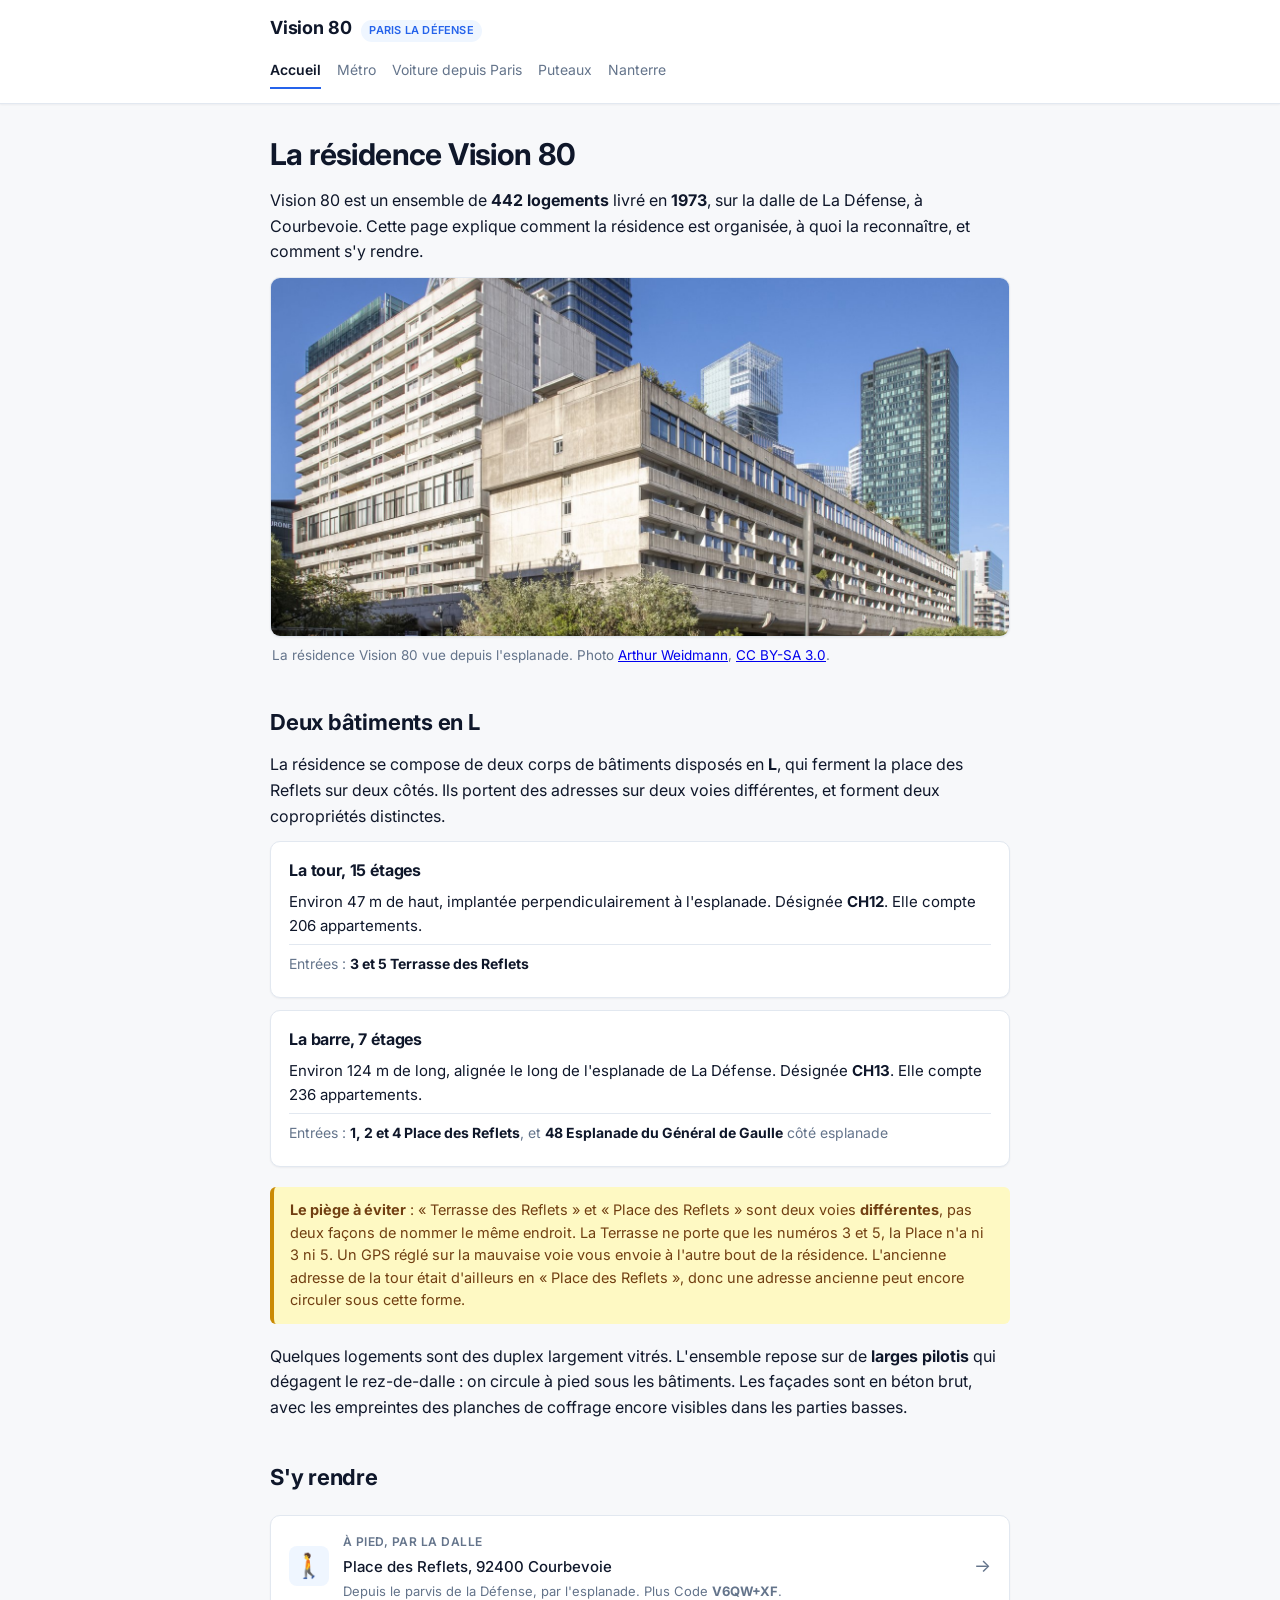
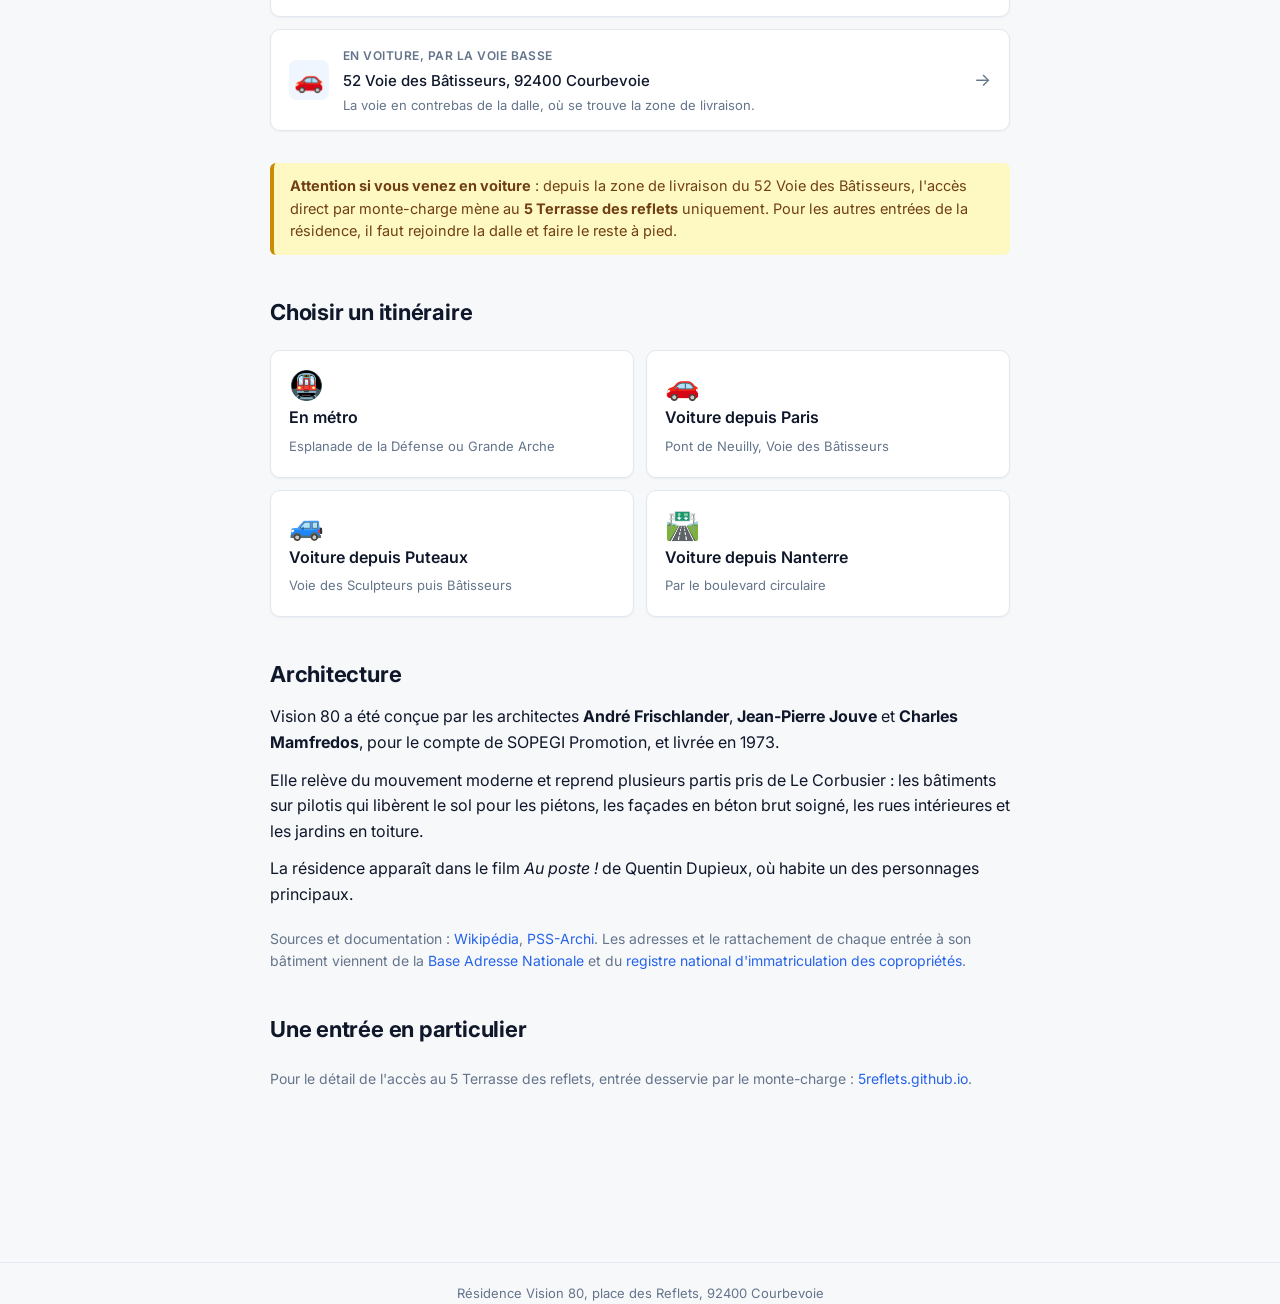
<file: index.html>
<!doctype html>
<html lang="fr">
<head>
<meta charset="utf-8">
<meta name="viewport" content="width=device-width, initial-scale=1">
<title>La résidence Vision 80, Paris La Défense</title>
<meta name="description" content="La résidence Vision 80 à Paris La Défense (Courbevoie) : comment elle est organisée, comment la reconnaître, et comment s'y rendre à pied, en métro ou en voiture.">
<link rel="preconnect" href="https://fonts.googleapis.com">
<link rel="preconnect" href="https://fonts.gstatic.com" crossorigin>
<link href="https://fonts.googleapis.com/css2?family=Inter:wght@400;500;600;700&display=swap" rel="stylesheet">
<link rel="stylesheet" href="style.css">
</head>
<body>

<header class="site-header">
  <div class="site-header-inner">
    <h1 class="site-title">
      <a href="index.html">Vision 80</a>
      <span class="badge">Paris La Défense</span>
    </h1>
    <nav class="tabs">
      <a href="index.html" class="active">Accueil</a>
      <a href="metro.html">Métro</a>
      <a href="voiture-paris.html">Voiture depuis Paris</a>
      <a href="voiture-puteaux.html">Puteaux</a>
      <a href="voiture-nanterre.html">Nanterre</a>
    </nav>
  </div>
</header>

<div class="container">

  <h1 class="page-title">La résidence Vision 80</h1>

  <p>Vision 80 est un ensemble de <strong>442 logements</strong> livré en <strong>1973</strong>, sur la dalle de La Défense, à Courbevoie. Cette page explique comment la résidence est organisée, à quoi la reconnaître, et comment s'y rendre.</p>

  <figure class="figure figure--hero">
    <img src="images/vision80_2022.jpg" alt="La résidence Vision 80 vue depuis l'esplanade, la tour de 15 étages à gauche et la longue barre à droite, les tours de La Défense au fond">
    <figcaption>La résidence Vision 80 vue depuis l'esplanade. Photo <a href="https://fr.wikipedia.org/wiki/Fichier:Vision_80_Juillet_2022.jpeg" target="_blank" rel="noopener">Arthur Weidmann</a>, <a href="https://creativecommons.org/licenses/by-sa/3.0/deed.fr" target="_blank" rel="noopener">CC BY-SA 3.0</a>.</figcaption>
  </figure>

  <h2>Deux bâtiments en L</h2>

  <p>La résidence se compose de deux corps de bâtiments disposés en <strong>L</strong>, qui ferment la place des Reflets sur deux côtés. Ils portent des adresses sur deux voies différentes, et forment deux copropriétés distinctes.</p>

  <div class="building">
    <h3 class="building-title">La tour, 15 étages</h3>
    <p>Environ 47 m de haut, implantée perpendiculairement à l'esplanade. Désignée <strong>CH12</strong>. Elle compte 206 appartements.</p>
    <p class="building-addr">Entrées : <strong>3 et 5 Terrasse des Reflets</strong></p>
  </div>

  <div class="building">
    <h3 class="building-title">La barre, 7 étages</h3>
    <p>Environ 124 m de long, alignée le long de l'esplanade de La Défense. Désignée <strong>CH13</strong>. Elle compte 236 appartements.</p>
    <p class="building-addr">Entrées : <strong>1, 2 et 4 Place des Reflets</strong>, et <strong>48 Esplanade du Général de Gaulle</strong> côté esplanade</p>
  </div>

  <div class="note">
    <strong>Le piège à éviter</strong> : « Terrasse des Reflets » et « Place des Reflets » sont deux voies <strong>différentes</strong>, pas deux façons de nommer le même endroit. La Terrasse ne porte que les numéros 3 et 5, la Place n'a ni 3 ni 5. Un GPS réglé sur la mauvaise voie vous envoie à l'autre bout de la résidence. L'ancienne adresse de la tour était d'ailleurs en « Place des Reflets », donc une adresse ancienne peut encore circuler sous cette forme.
  </div>

  <p>Quelques logements sont des duplex largement vitrés. L'ensemble repose sur de <strong>larges pilotis</strong> qui dégagent le rez-de-dalle : on circule à pied sous les bâtiments. Les façades sont en béton brut, avec les empreintes des planches de coffrage encore visibles dans les parties basses.</p>

  <h2>S'y rendre</h2>

  <div class="addresses">
    <a class="address-card" href="https://maps.google.com/?q=V6QW%2BXF+Courbevoie" target="_blank" rel="noopener">
      <span class="icon">🚶</span>
      <span class="info">
        <span class="label">À pied, par la dalle</span>
        <span class="value">Place des Reflets, 92400 Courbevoie</span>
        <span class="hint">Depuis le parvis de la Défense, par l'esplanade. Plus Code <strong>V6QW+XF</strong>.</span>
      </span>
      <span class="arrow">→</span>
    </a>
    <a class="address-card" href="https://maps.google.com/?q=52+Voie+des+B%C3%A2tisseurs,+92400+Courbevoie" target="_blank" rel="noopener">
      <span class="icon">🚗</span>
      <span class="info">
        <span class="label">En voiture, par la voie basse</span>
        <span class="value">52 Voie des Bâtisseurs, 92400 Courbevoie</span>
        <span class="hint">La voie en contrebas de la dalle, où se trouve la zone de livraison.</span>
      </span>
      <span class="arrow">→</span>
    </a>
  </div>

  <div class="note">
    <strong>Attention si vous venez en voiture</strong> : depuis la zone de livraison du 52 Voie des Bâtisseurs, l'accès direct par monte-charge mène au <strong>5 Terrasse des reflets</strong> uniquement. Pour les autres entrées de la résidence, il faut rejoindre la dalle et faire le reste à pied.
  </div>

  <h2>Choisir un itinéraire</h2>

  <div class="modes">
    <a class="mode-card" href="metro.html">
      <span class="icon">🚇</span>
      <span class="title">En métro</span>
      <span class="desc">Esplanade de la Défense ou Grande Arche</span>
    </a>
    <a class="mode-card" href="voiture-paris.html">
      <span class="icon">🚗</span>
      <span class="title">Voiture depuis Paris</span>
      <span class="desc">Pont de Neuilly, Voie des Bâtisseurs</span>
    </a>
    <a class="mode-card" href="voiture-puteaux.html">
      <span class="icon">🚙</span>
      <span class="title">Voiture depuis Puteaux</span>
      <span class="desc">Voie des Sculpteurs puis Bâtisseurs</span>
    </a>
    <a class="mode-card" href="voiture-nanterre.html">
      <span class="icon">🛣️</span>
      <span class="title">Voiture depuis Nanterre</span>
      <span class="desc">Par le boulevard circulaire</span>
    </a>
  </div>

  <h2>Architecture</h2>

  <p>Vision 80 a été conçue par les architectes <strong>André Frischlander</strong>, <strong>Jean-Pierre Jouve</strong> et <strong>Charles Mamfredos</strong>, pour le compte de SOPEGI Promotion, et livrée en 1973.</p>

  <p>Elle relève du mouvement moderne et reprend plusieurs partis pris de Le Corbusier : les bâtiments sur pilotis qui libèrent le sol pour les piétons, les façades en béton brut soigné, les rues intérieures et les jardins en toiture.</p>

  <p>La résidence apparaît dans le film <em>Au poste !</em> de Quentin Dupieux, où habite un des personnages principaux.</p>

  <p class="links">
    Sources et documentation :
    <a href="https://fr.wikipedia.org/wiki/R%C3%A9sidence_Vision_80" target="_blank" rel="noopener">Wikipédia</a>,
    <a href="https://www.pss-archi.eu/immeubles/FR-92026-1736.html" target="_blank" rel="noopener">PSS-Archi</a>.
    Les adresses et le rattachement de chaque entrée à son bâtiment viennent de la
    <a href="https://adresse.data.gouv.fr/" target="_blank" rel="noopener">Base Adresse Nationale</a>
    et du <a href="https://www.data.gouv.fr/datasets/registre-national-dimmatriculation-des-coproprietes" target="_blank" rel="noopener">registre national d'immatriculation des copropriétés</a>.
  </p>

  <h2>Une entrée en particulier</h2>

  <p class="links">
    Pour le détail de l'accès au 5 Terrasse des reflets, entrée desservie par le monte-charge :
    <a href="https://5reflets.github.io/" target="_blank" rel="noopener">5reflets.github.io</a>.
  </p>

</div>

<footer class="site-footer">
  <address>Résidence Vision 80, place des Reflets, 92400 Courbevoie</address>
</footer>

</body>
</html>
</file>
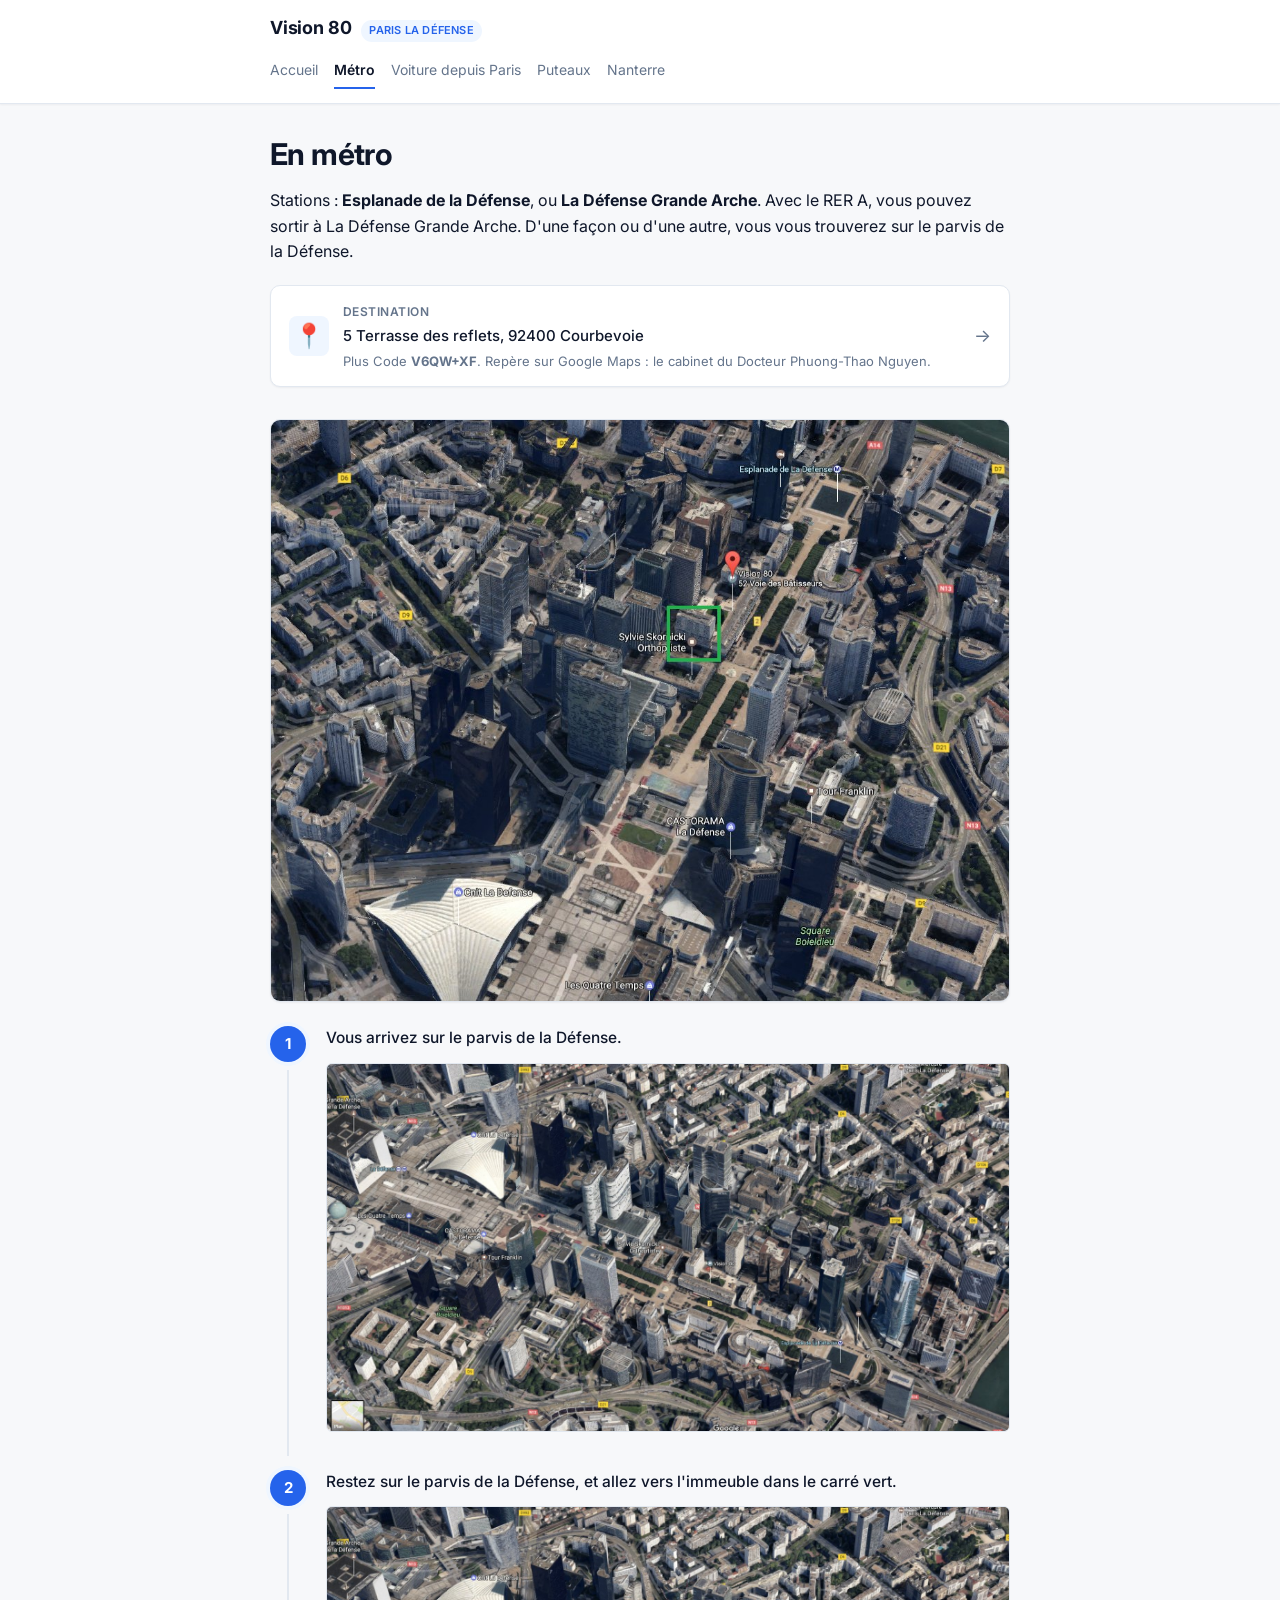
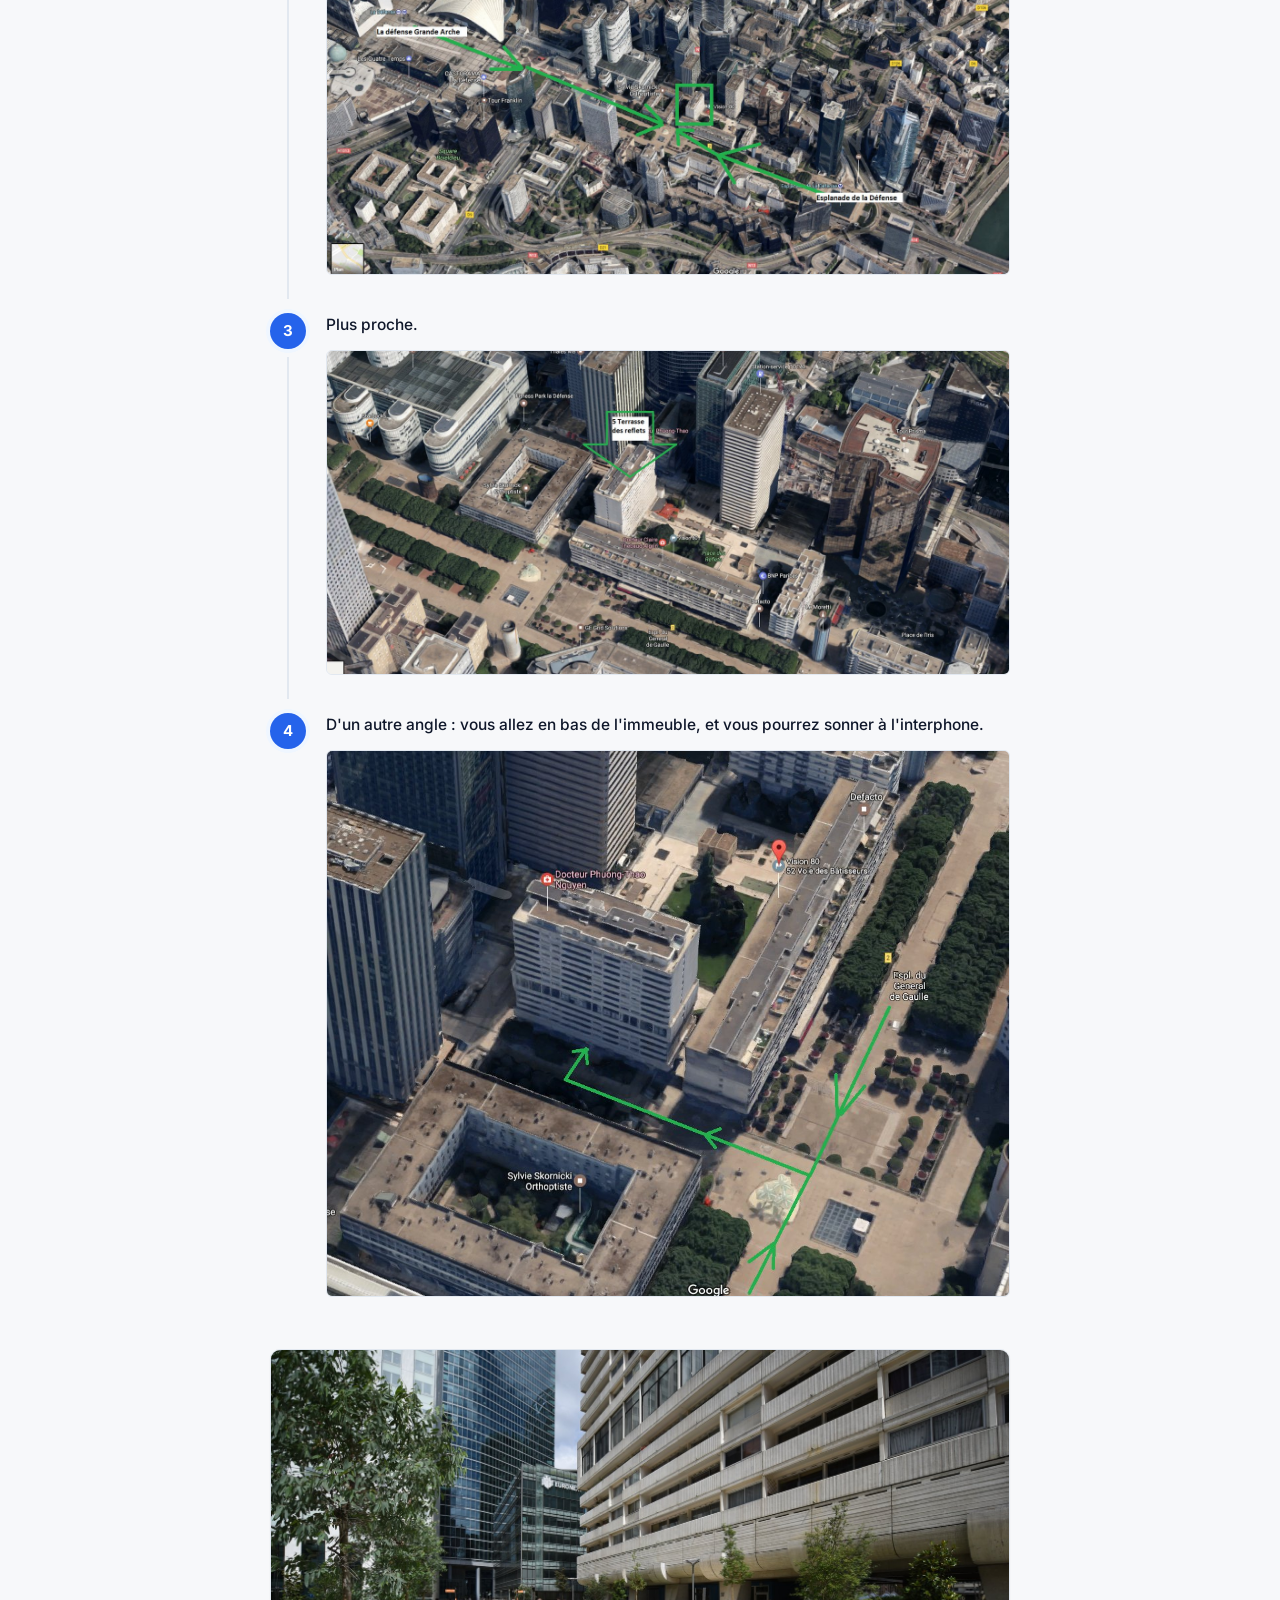
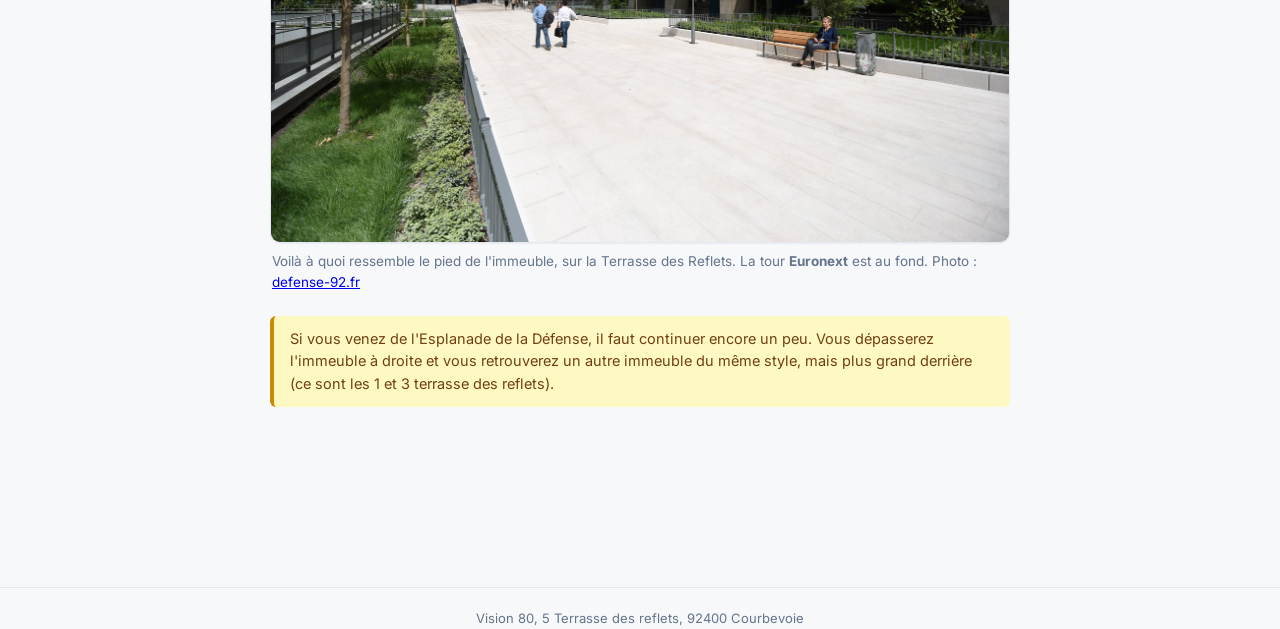
<file: metro.html>
<!doctype html>
<html lang="fr">
<head>
<meta charset="utf-8">
<meta name="viewport" content="width=device-width, initial-scale=1">
<title>En métro - Accès Vision 80</title>
<link rel="preconnect" href="https://fonts.googleapis.com">
<link rel="preconnect" href="https://fonts.gstatic.com" crossorigin>
<link href="https://fonts.googleapis.com/css2?family=Inter:wght@400;500;600;700&display=swap" rel="stylesheet">
<link rel="stylesheet" href="style.css">
</head>
<body>

<header class="site-header">
  <div class="site-header-inner">
    <h1 class="site-title">
      <a href="index.html">Vision 80</a>
      <span class="badge">Paris La Défense</span>
    </h1>
    <nav class="tabs">
      <a href="index.html">Accueil</a>
      <a href="metro.html" class="active">Métro</a>
      <a href="voiture-paris.html">Voiture depuis Paris</a>
      <a href="voiture-puteaux.html">Puteaux</a>
      <a href="voiture-nanterre.html">Nanterre</a>
    </nav>
  </div>
</header>

<div class="container">

  <h1 class="page-title">En métro</h1>

  <p>Stations : <strong>Esplanade de la Défense</strong>, ou <strong>La Défense Grande Arche</strong>. Avec le RER A, vous pouvez sortir à La Défense Grande Arche. D'une façon ou d'une autre, vous vous trouverez sur le parvis de la Défense.</p>

  <div class="addresses">
    <a class="address-card" href="https://maps.google.com/?q=V6QW%2BXF+Courbevoie" target="_blank" rel="noopener">
      <span class="icon">📍</span>
      <span class="info">
        <span class="label">Destination</span>
        <span class="value">5 Terrasse des reflets, 92400 Courbevoie</span>
        <span class="hint">Plus Code <strong>V6QW+XF</strong>. Repère sur Google Maps : le cabinet du Docteur Phuong-Thao Nguyen.</span>
      </span>
      <span class="arrow">→</span>
    </a>
  </div>

  <img src="images/2016-12-13-12.jpg" alt="Vue aérienne de La Défense, l'immeuble Vision 80 entouré en vert" class="hero">

  <ol class="steps">
    <li>
      <p>Vous arrivez sur le parvis de la Défense.</p>
      <img loading="lazy" decoding="async" src="images/m1.jpg" alt="Vue aérienne du parvis de la Défense avec le repère Vision 80">
    </li>
    <li>
      <p>Restez sur le parvis de la Défense, et allez vers l'immeuble dans le carré vert.</p>
      <img loading="lazy" decoding="async" src="images/m1-copie.jpg" alt="Même vue aérienne, flèches depuis La Défense Grande Arche et depuis l'Esplanade de la Défense vers le carré vert autour de Vision 80">
    </li>
    <li>
      <p>Plus proche.</p>
      <img loading="lazy" decoding="async" src="images/m2.jpg" alt="Vue rapprochée, flèche pointant le 5 Terrasse des reflets">
    </li>
    <li>
      <p>D'un autre angle : vous allez en bas de l'immeuble, et vous pourrez sonner à l'interphone.</p>
      <img loading="lazy" decoding="async" src="images/2016-12-13-11-copie.jpg" alt="Vue rapprochée du pied de l'immeuble, chemin d'accès depuis l'Esplanade du Général de Gaulle">
    </li>
  </ol>

  <figure class="figure">
    <img loading="lazy" decoding="async" src="images/esplanade_entree_pieton.jpg" alt="Le pied de la barre Vision 80 sur la Terrasse des Reflets, la tour Euronext au fond">
    <figcaption>Voilà à quoi ressemble le pied de l'immeuble, sur la Terrasse des Reflets. La tour <strong>Euronext</strong> est au fond. Photo : <a href="https://www.defense-92.fr/" target="_blank" rel="noopener">defense-92.fr</a></figcaption>
  </figure>

  <div class="note">
    Si vous venez de l'Esplanade de la Défense, il faut continuer encore un peu. Vous dépasserez l'immeuble à droite et vous retrouverez un autre immeuble du même style, mais plus grand derrière (ce sont les 1 et 3 terrasse des reflets).
  </div>

</div>

<footer class="site-footer">
  <address>Vision 80, 5 Terrasse des reflets, 92400 Courbevoie</address>
</footer>

</body>
</html>
</file>
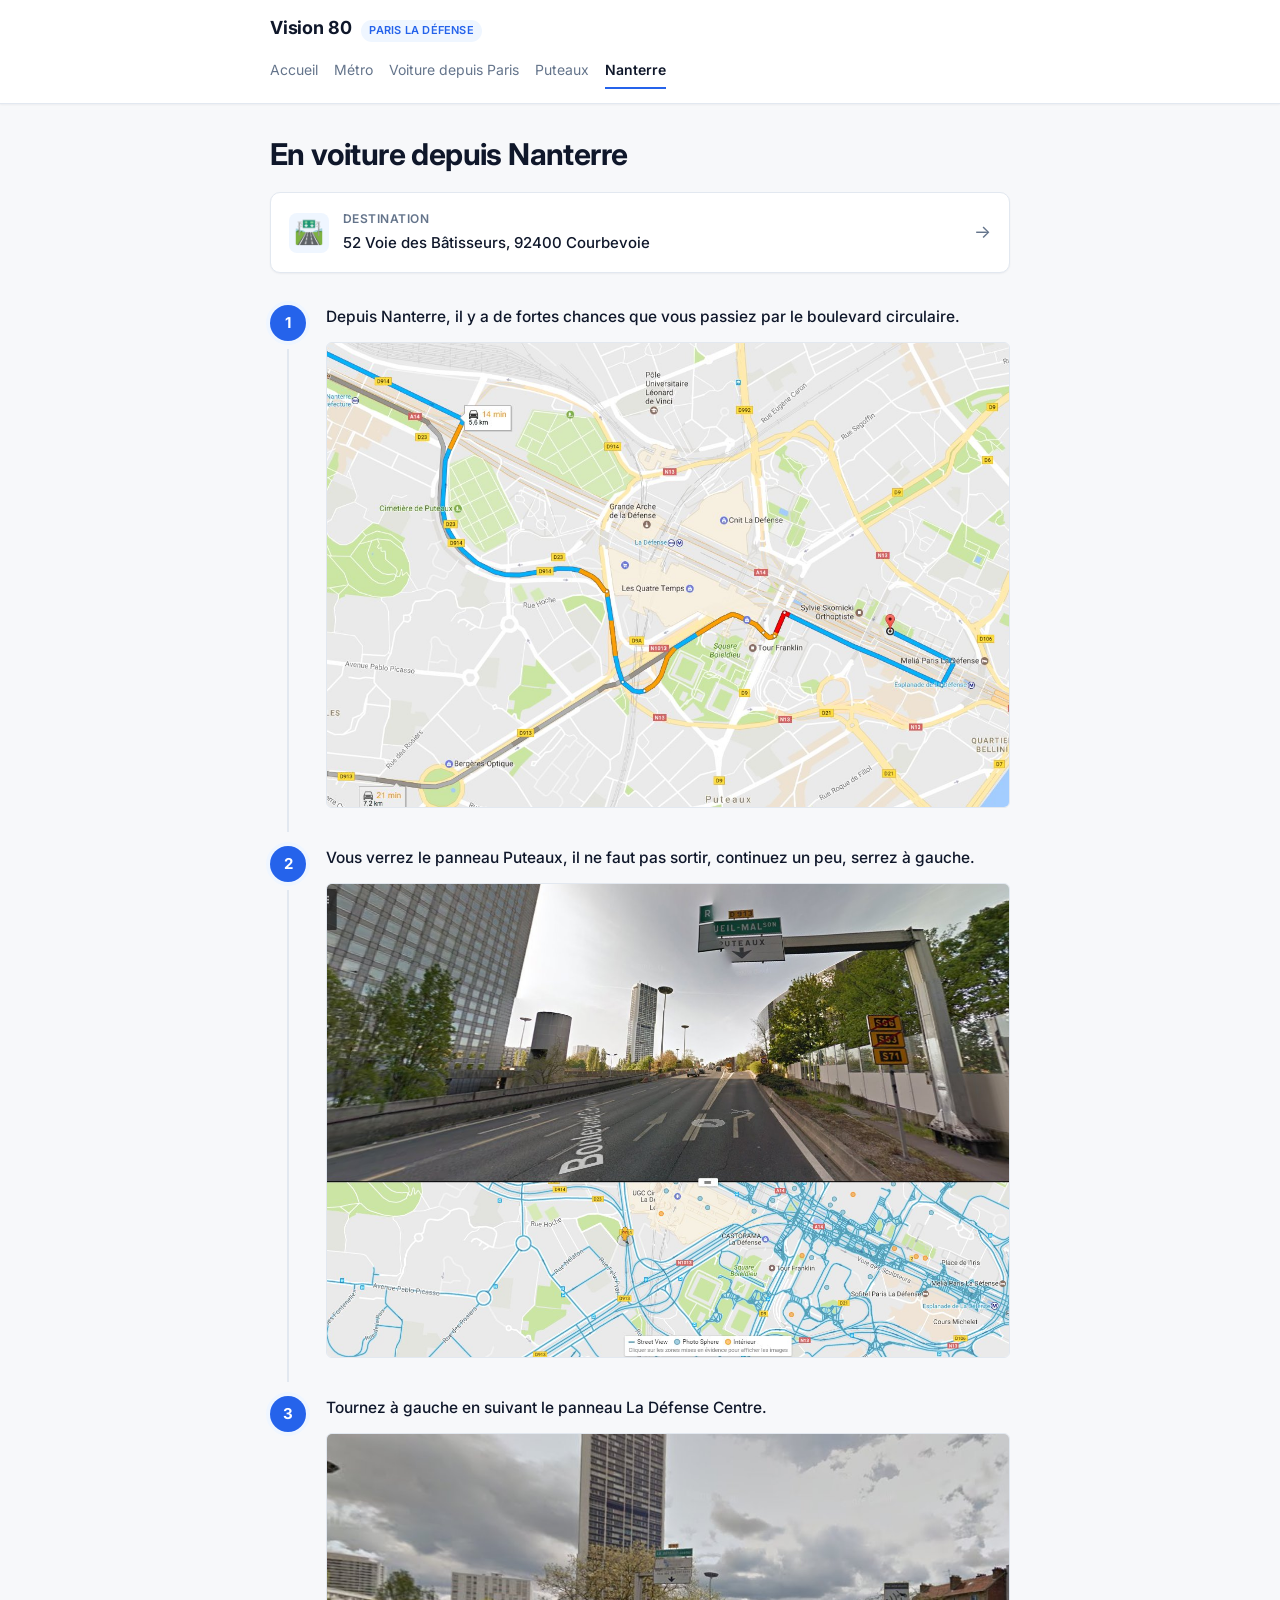
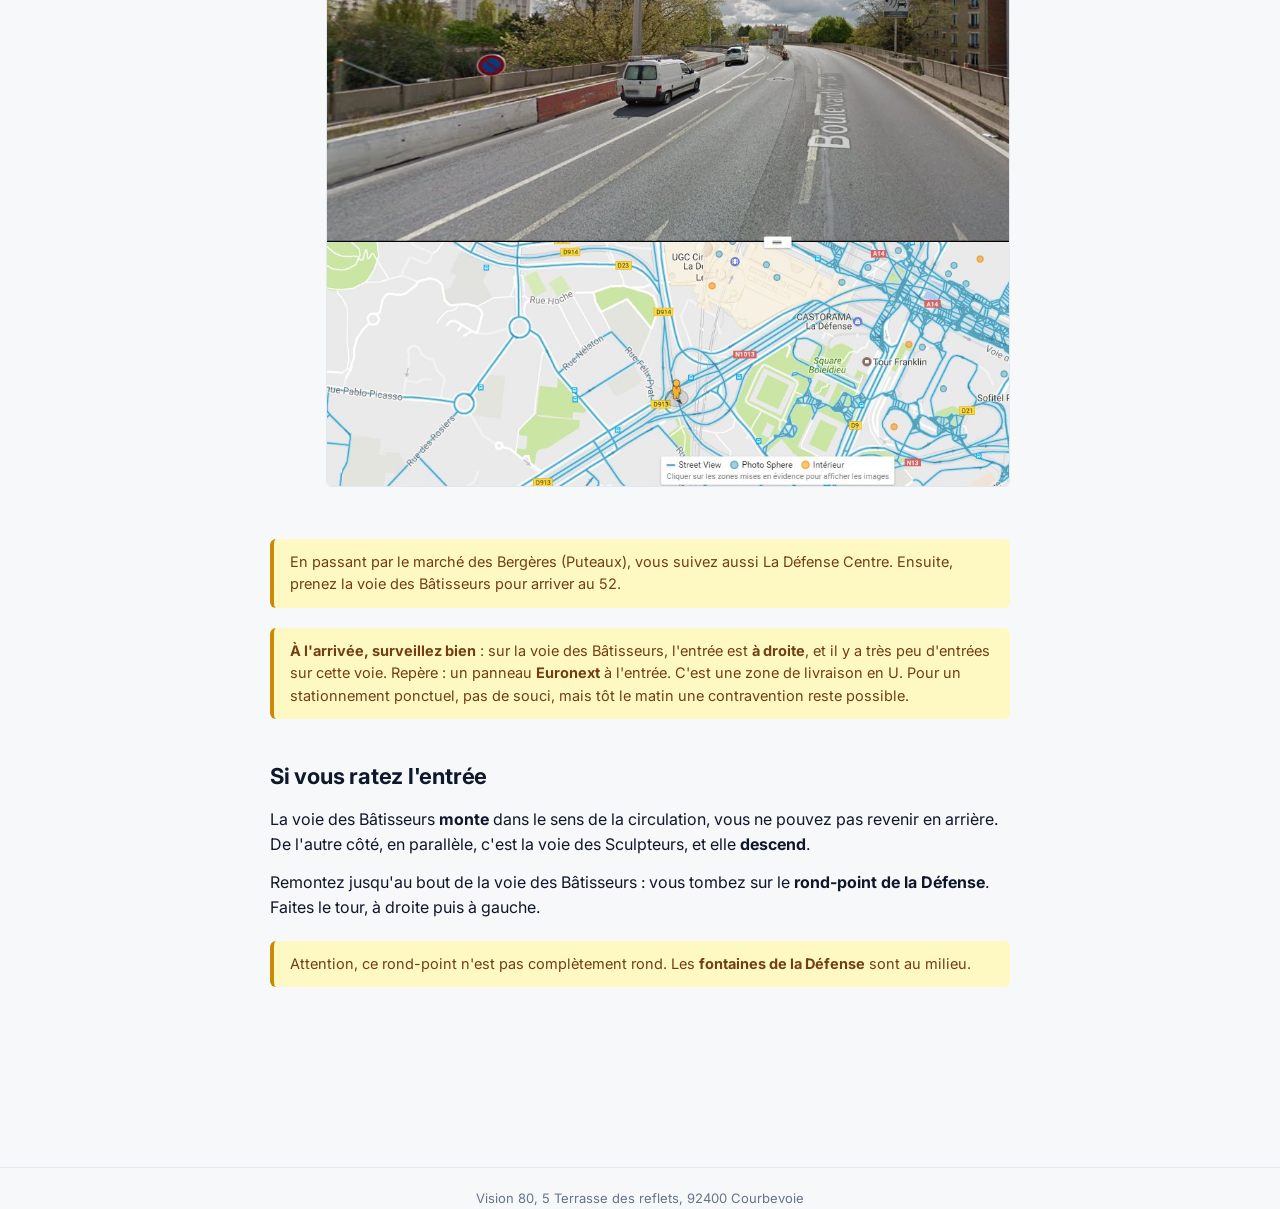
<file: voiture-nanterre.html>
<!doctype html>
<html lang="fr">
<head>
<meta charset="utf-8">
<meta name="viewport" content="width=device-width, initial-scale=1">
<title>En voiture depuis Nanterre - Accès Vision 80</title>
<link rel="preconnect" href="https://fonts.googleapis.com">
<link rel="preconnect" href="https://fonts.gstatic.com" crossorigin>
<link href="https://fonts.googleapis.com/css2?family=Inter:wght@400;500;600;700&display=swap" rel="stylesheet">
<link rel="stylesheet" href="style.css">
</head>
<body>

<header class="site-header">
  <div class="site-header-inner">
    <h1 class="site-title">
      <a href="index.html">Vision 80</a>
      <span class="badge">Paris La Défense</span>
    </h1>
    <nav class="tabs">
      <a href="index.html">Accueil</a>
      <a href="metro.html">Métro</a>
      <a href="voiture-paris.html">Voiture depuis Paris</a>
      <a href="voiture-puteaux.html">Puteaux</a>
      <a href="voiture-nanterre.html" class="active">Nanterre</a>
    </nav>
  </div>
</header>

<div class="container">

  <h1 class="page-title">En voiture depuis Nanterre</h1>

  <div class="addresses">
    <a class="address-card" href="https://maps.google.com/?q=52+Voie+des+B%C3%A2tisseurs,+92400+Courbevoie" target="_blank" rel="noopener">
      <span class="icon">🛣️</span>
      <span class="info">
        <span class="label">Destination</span>
        <span class="value">52 Voie des Bâtisseurs, 92400 Courbevoie</span>
      </span>
      <span class="arrow">→</span>
    </a>
  </div>

  <ol class="steps">
    <li>
      <p>Depuis Nanterre, il y a de fortes chances que vous passiez par le boulevard circulaire.</p>
      <img src="images/2016-12-13-27.jpg" alt="Carte des itinéraires depuis Nanterre vers le 52 Voie des Bâtisseurs par le boulevard circulaire">
    </li>
    <li>
      <p>Vous verrez le panneau Puteaux, il ne faut pas sortir, continuez un peu, serrez à gauche.</p>
      <img loading="lazy" decoding="async" src="images/2016-12-13-26.jpg" alt="Boulevard circulaire, panneau vert Rueil-Malmaison et Puteaux au-dessus de la chaussée">
    </li>
    <li>
      <p>Tournez à gauche en suivant le panneau La Défense Centre.</p>
      <img loading="lazy" decoding="async" src="images/2016-12-13-24.jpg" alt="Panneau vert La Défense Centre avec flèche, sur le boulevard circulaire">
    </li>
  </ol>

  <div class="note">
    En passant par le marché des Bergères (Puteaux), vous suivez aussi La Défense Centre. Ensuite, prenez la voie des Bâtisseurs pour arriver au 52.
  </div>

  <div class="note">
    <strong>À l'arrivée, surveillez bien</strong> : sur la voie des Bâtisseurs, l'entrée est <strong>à droite</strong>, et il y a très peu d'entrées sur cette voie. Repère : un panneau <strong>Euronext</strong> à l'entrée. C'est une zone de livraison en U. Pour un stationnement ponctuel, pas de souci, mais tôt le matin une contravention reste possible.
  </div>

  <h2>Si vous ratez l'entrée</h2>

  <p>La voie des Bâtisseurs <strong>monte</strong> dans le sens de la circulation, vous ne pouvez pas revenir en arrière. De l'autre côté, en parallèle, c'est la voie des Sculpteurs, et elle <strong>descend</strong>.</p>

  <p>Remontez jusqu'au bout de la voie des Bâtisseurs : vous tombez sur le <strong>rond-point de la Défense</strong>. Faites le tour, à droite puis à gauche.</p>

  <div class="note">
    Attention, ce rond-point n'est pas complètement rond. Les <strong>fontaines de la Défense</strong> sont au milieu.
  </div>

</div>

<footer class="site-footer">
  <address>Vision 80, 5 Terrasse des reflets, 92400 Courbevoie</address>
</footer>

</body>
</html>
</file>
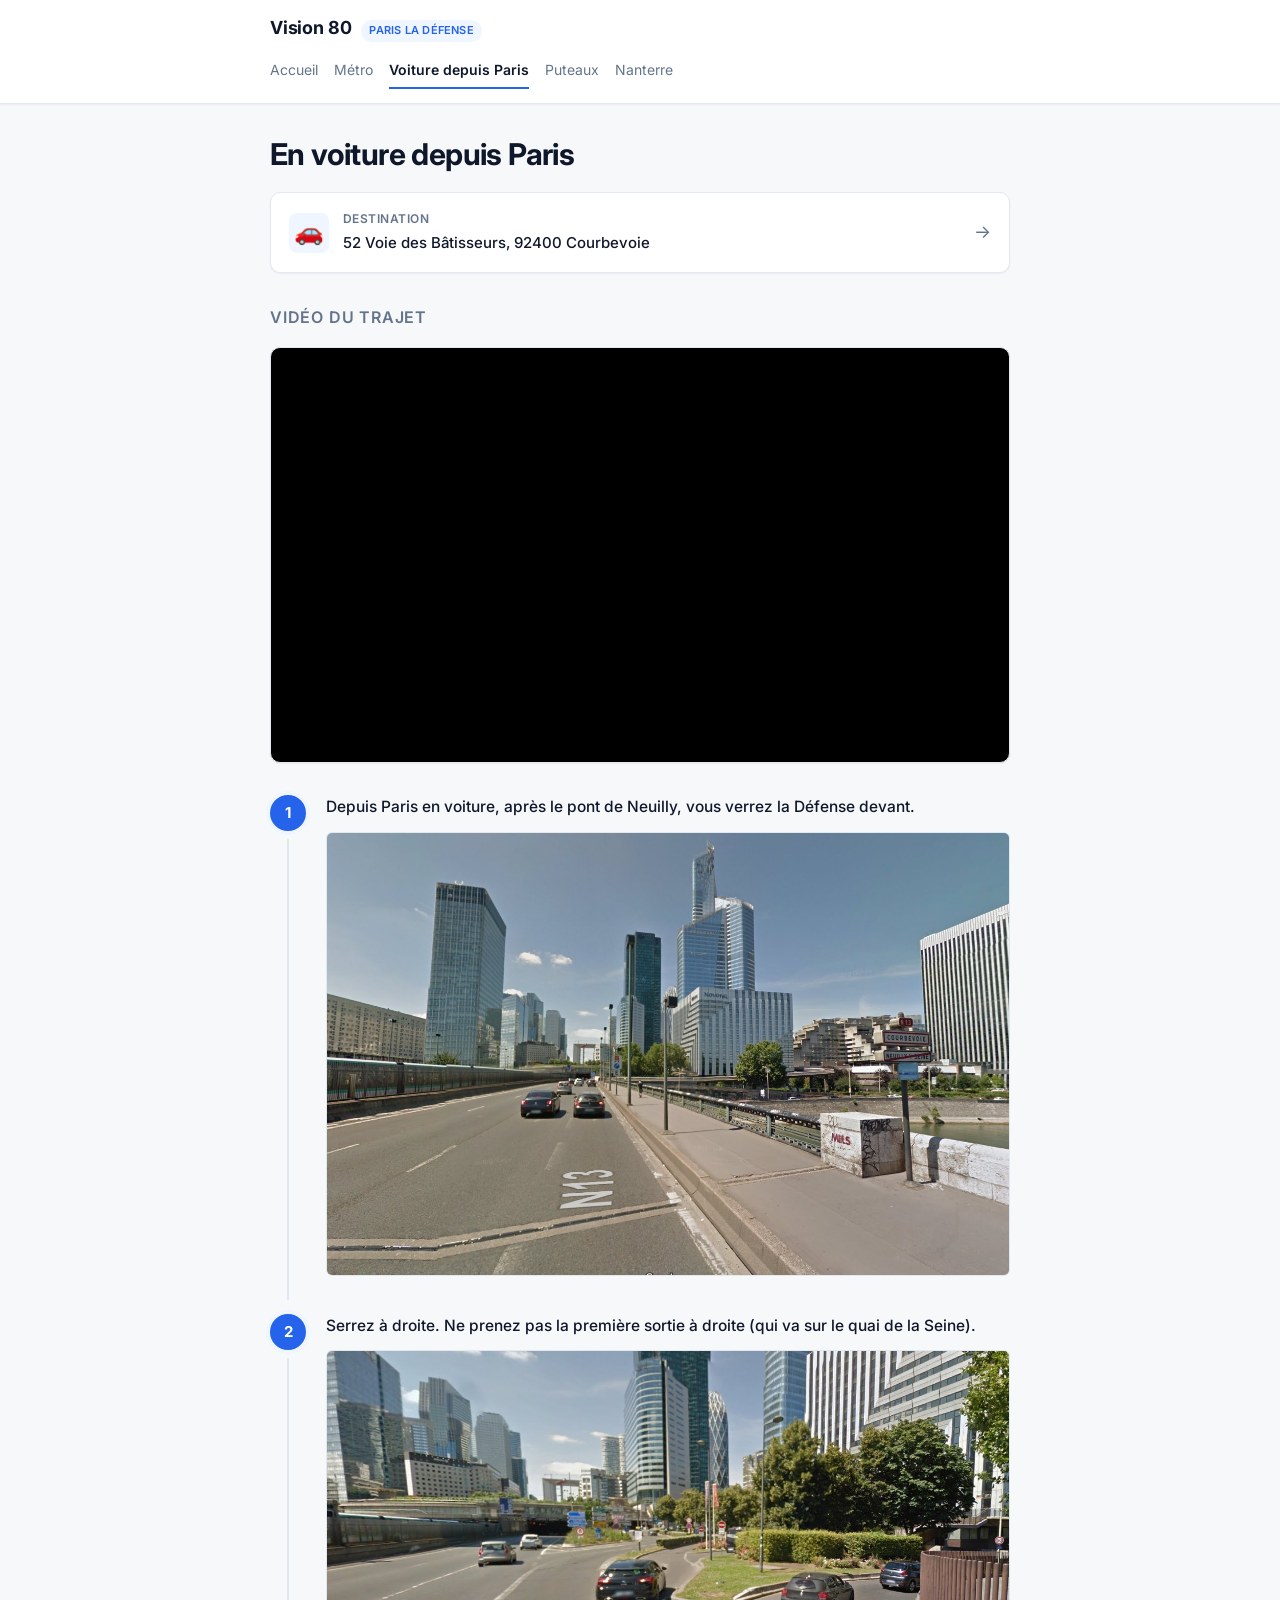
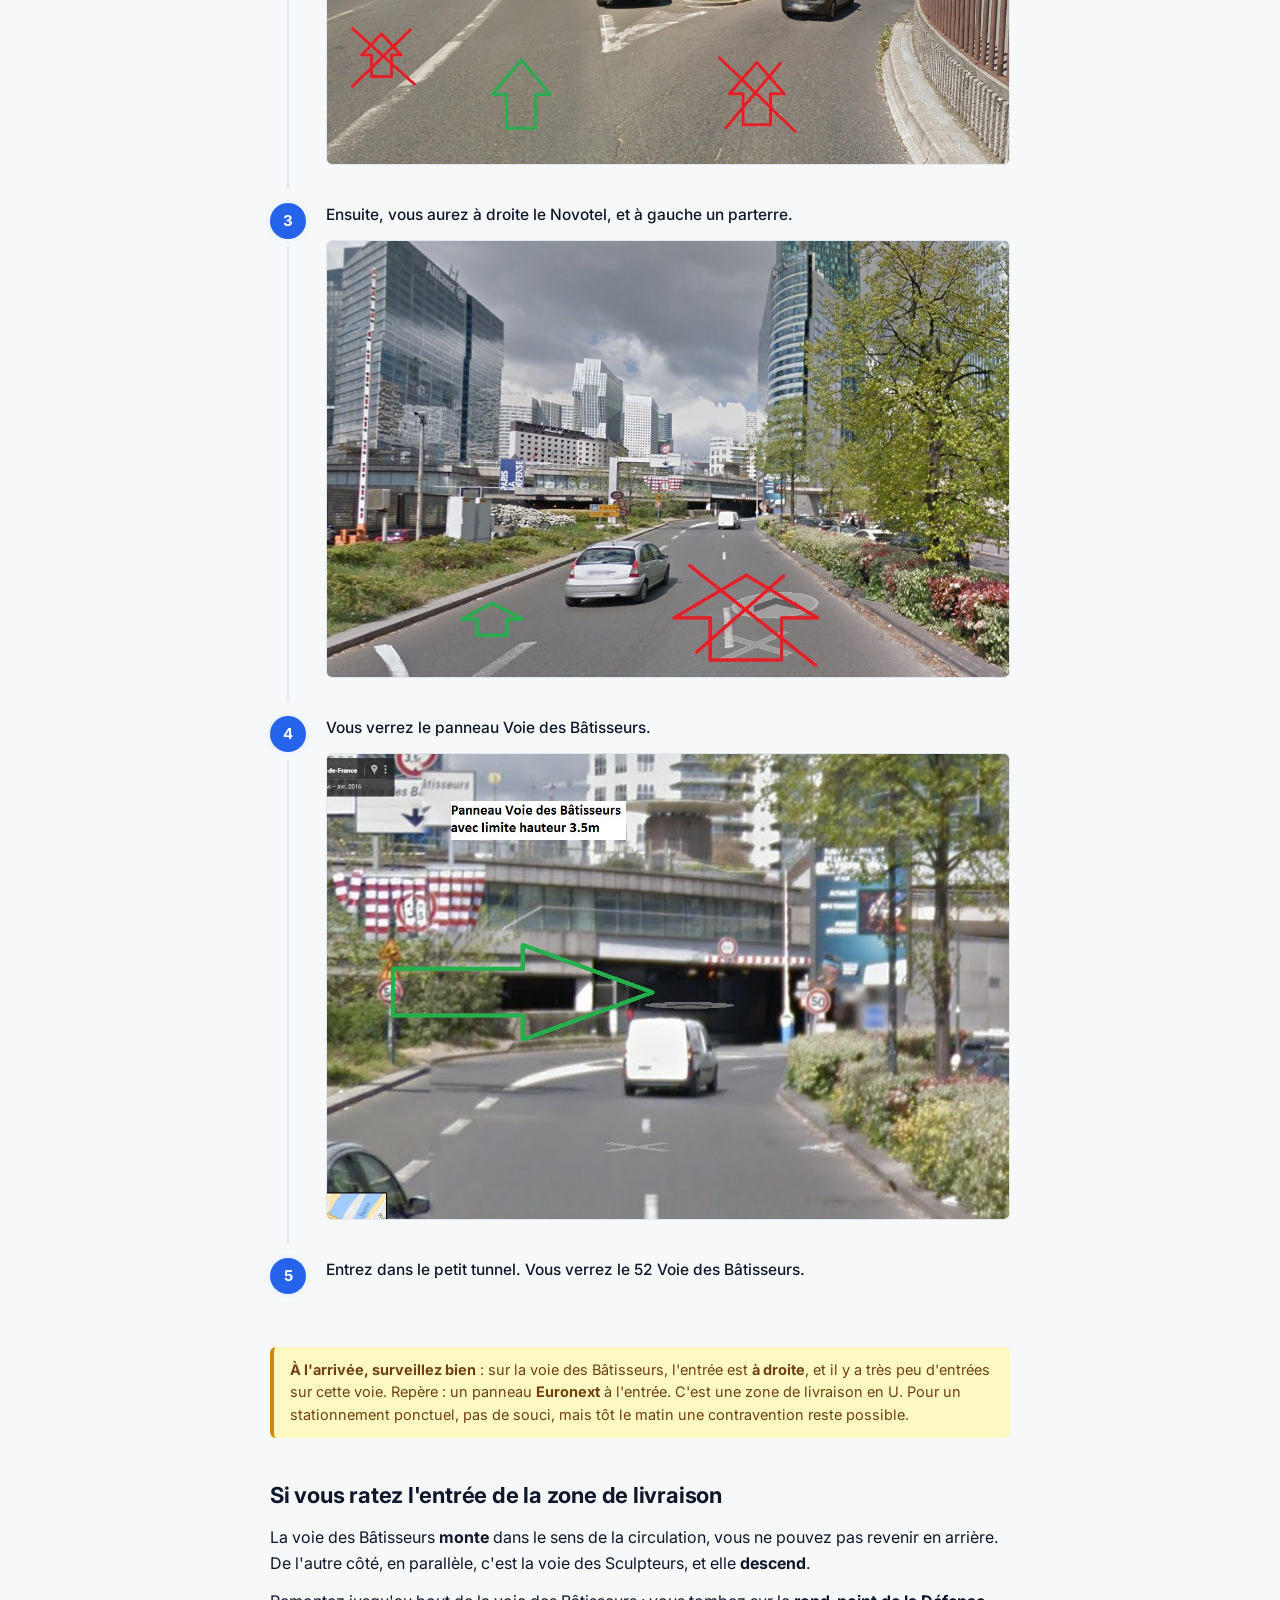
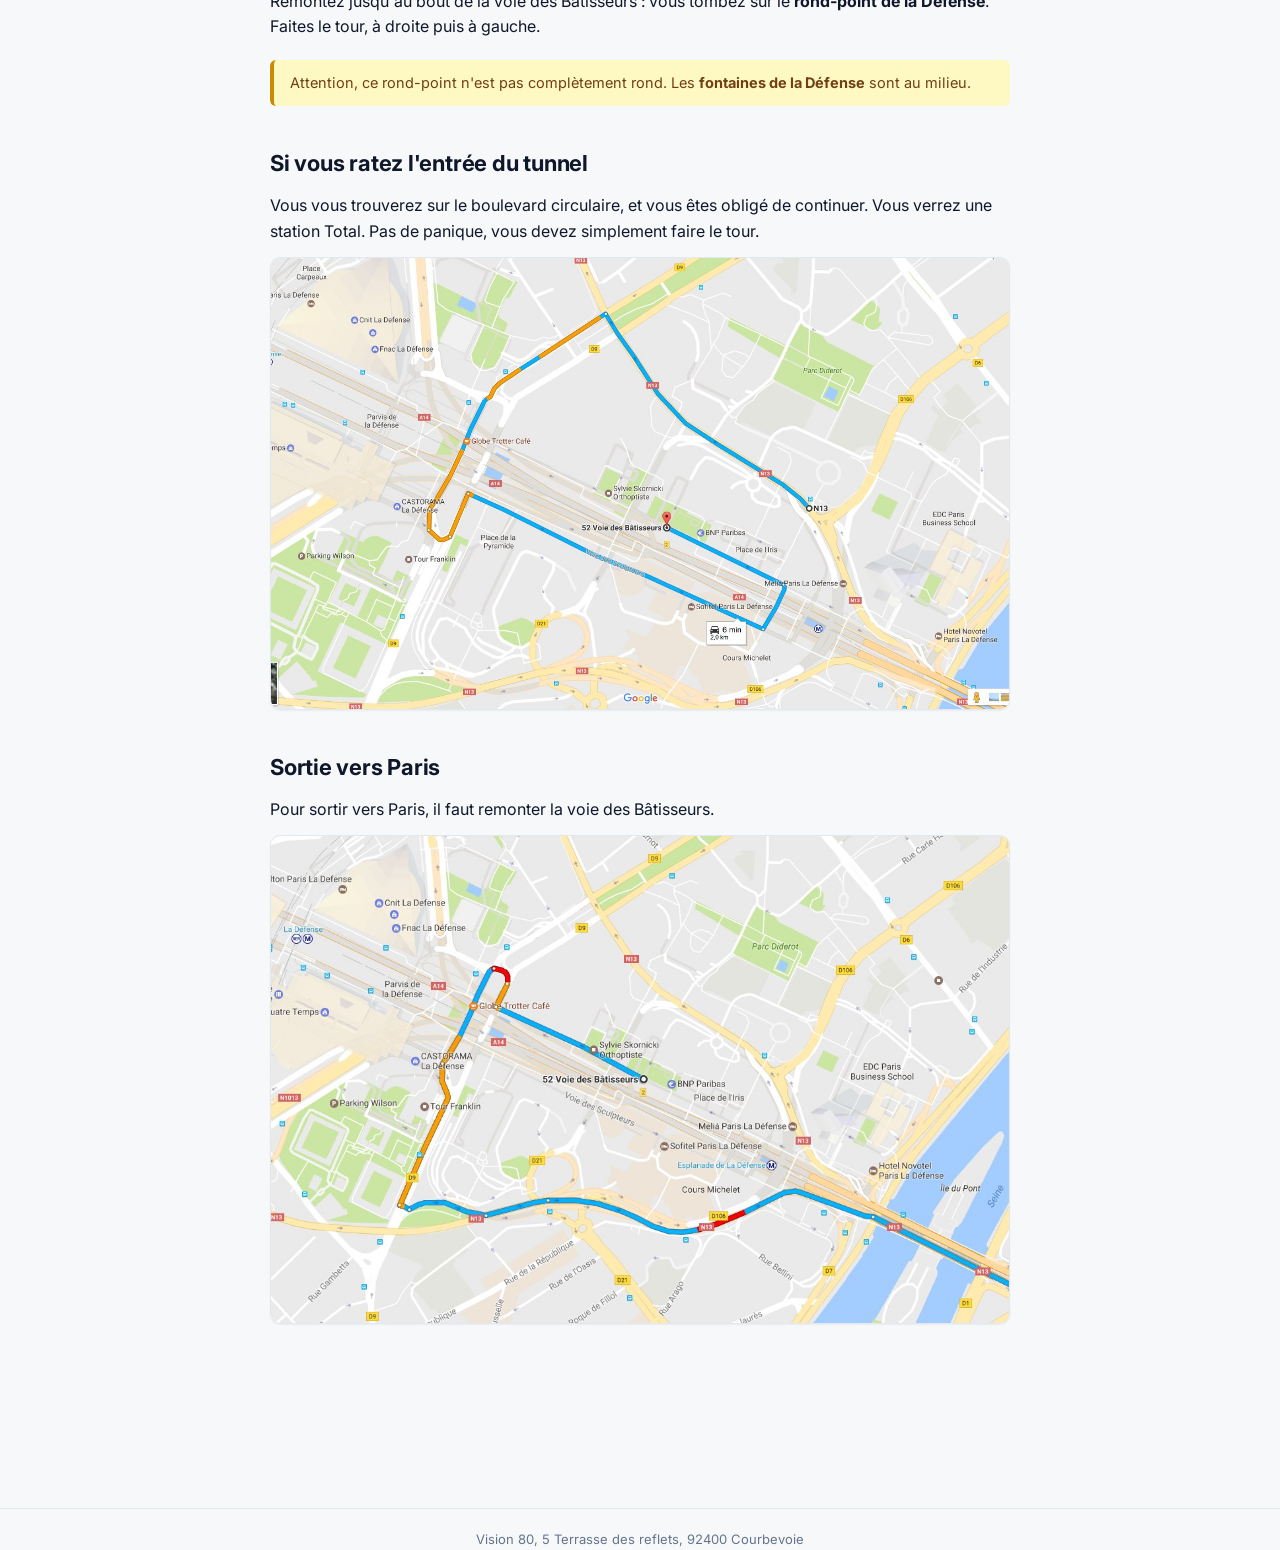
<file: voiture-paris.html>
<!doctype html>
<html lang="fr">
<head>
<meta charset="utf-8">
<meta name="viewport" content="width=device-width, initial-scale=1">
<title>En voiture depuis Paris - Accès Vision 80</title>
<link rel="preconnect" href="https://fonts.googleapis.com">
<link rel="preconnect" href="https://fonts.gstatic.com" crossorigin>
<link href="https://fonts.googleapis.com/css2?family=Inter:wght@400;500;600;700&display=swap" rel="stylesheet">
<link rel="stylesheet" href="style.css">
</head>
<body>

<header class="site-header">
  <div class="site-header-inner">
    <h1 class="site-title">
      <a href="index.html">Vision 80</a>
      <span class="badge">Paris La Défense</span>
    </h1>
    <nav class="tabs">
      <a href="index.html">Accueil</a>
      <a href="metro.html">Métro</a>
      <a href="voiture-paris.html" class="active">Voiture depuis Paris</a>
      <a href="voiture-puteaux.html">Puteaux</a>
      <a href="voiture-nanterre.html">Nanterre</a>
    </nav>
  </div>
</header>

<div class="container">

  <h1 class="page-title">En voiture depuis Paris</h1>

  <div class="addresses">
    <a class="address-card" href="https://maps.google.com/?q=52+Voie+des+B%C3%A2tisseurs,+92400+Courbevoie" target="_blank" rel="noopener">
      <span class="icon">🚗</span>
      <span class="info">
        <span class="label">Destination</span>
        <span class="value">52 Voie des Bâtisseurs, 92400 Courbevoie</span>
      </span>
      <span class="arrow">→</span>
    </a>
  </div>

  <h3>Vidéo du trajet</h3>
  <div class="video">
    <iframe src="https://www.youtube.com/embed/BX3G2ctqSXU" title="Trajet en voiture depuis Paris" allow="accelerometer; autoplay; clipboard-write; encrypted-media; gyroscope; picture-in-picture; web-share" allowfullscreen></iframe>
  </div>

  <ol class="steps">
    <li>
      <p>Depuis Paris en voiture, après le pont de Neuilly, vous verrez la Défense devant.</p>
      <img src="images/1.jpg" alt="Le pont de Neuilly, La Défense devant, panneau Courbevoie et Neuilly-sur-Seine">
    </li>
    <li>
      <p>Serrez à droite. Ne prenez pas la première sortie à droite (qui va sur le quai de la Seine).</p>
      <img loading="lazy" decoding="async" src="images/2-copie.jpg" alt="Carrefour, flèche verte pour continuer tout droit, croix rouges sur les sorties de gauche et de droite">
    </li>
    <li>
      <p>Ensuite, vous aurez à droite le Novotel, et à gauche un parterre.</p>
      <img loading="lazy" decoding="async" src="images/4-copie.jpg" alt="Descente vers le tunnel, tour Allianz à gauche, flèche verte à gauche et croix rouge à droite">
    </li>
    <li>
      <p>Vous verrez le panneau Voie des Bâtisseurs.</p>
      <img loading="lazy" decoding="async" src="images/5-copie.jpg" alt="Panneau Voie des Bâtisseurs avec limite de hauteur 3,5 m, flèche verte vers l'entrée du tunnel">
    </li>
    <li>
      <p>Entrez dans le petit tunnel. Vous verrez le 52 Voie des Bâtisseurs.</p>
    </li>
  </ol>

  <div class="note">
    <strong>À l'arrivée, surveillez bien</strong> : sur la voie des Bâtisseurs, l'entrée est <strong>à droite</strong>, et il y a très peu d'entrées sur cette voie. Repère : un panneau <strong>Euronext</strong> à l'entrée. C'est une zone de livraison en U. Pour un stationnement ponctuel, pas de souci, mais tôt le matin une contravention reste possible.
  </div>

  <h2>Si vous ratez l'entrée de la zone de livraison</h2>

  <p>La voie des Bâtisseurs <strong>monte</strong> dans le sens de la circulation, vous ne pouvez pas revenir en arrière. De l'autre côté, en parallèle, c'est la voie des Sculpteurs, et elle <strong>descend</strong>.</p>

  <p>Remontez jusqu'au bout de la voie des Bâtisseurs : vous tombez sur le <strong>rond-point de la Défense</strong>. Faites le tour, à droite puis à gauche.</p>

  <div class="note">
    Attention, ce rond-point n'est pas complètement rond. Les <strong>fontaines de la Défense</strong> sont au milieu.
  </div>

  <h2>Si vous ratez l'entrée du tunnel</h2>

  <p>Vous vous trouverez sur le boulevard circulaire, et vous êtes obligé de continuer. Vous verrez une station Total. Pas de panique, vous devez simplement faire le tour.</p>

  <img loading="lazy" decoding="async" src="images/2016-12-13-21.jpg" alt="Carte du tour par le boulevard circulaire pour revenir au 52 Voie des Bâtisseurs, 6 min et 2 km" class="hero">

  <h2>Sortie vers Paris</h2>

  <p>Pour sortir vers Paris, il faut remonter la voie des Bâtisseurs.</p>

  <img loading="lazy" decoding="async" src="images/2016-12-13-18.jpg" alt="Carte de l'itinéraire de sortie vers Paris par la N13" class="hero">

</div>

<footer class="site-footer">
  <address>Vision 80, 5 Terrasse des reflets, 92400 Courbevoie</address>
</footer>

</body>
</html>
</file>
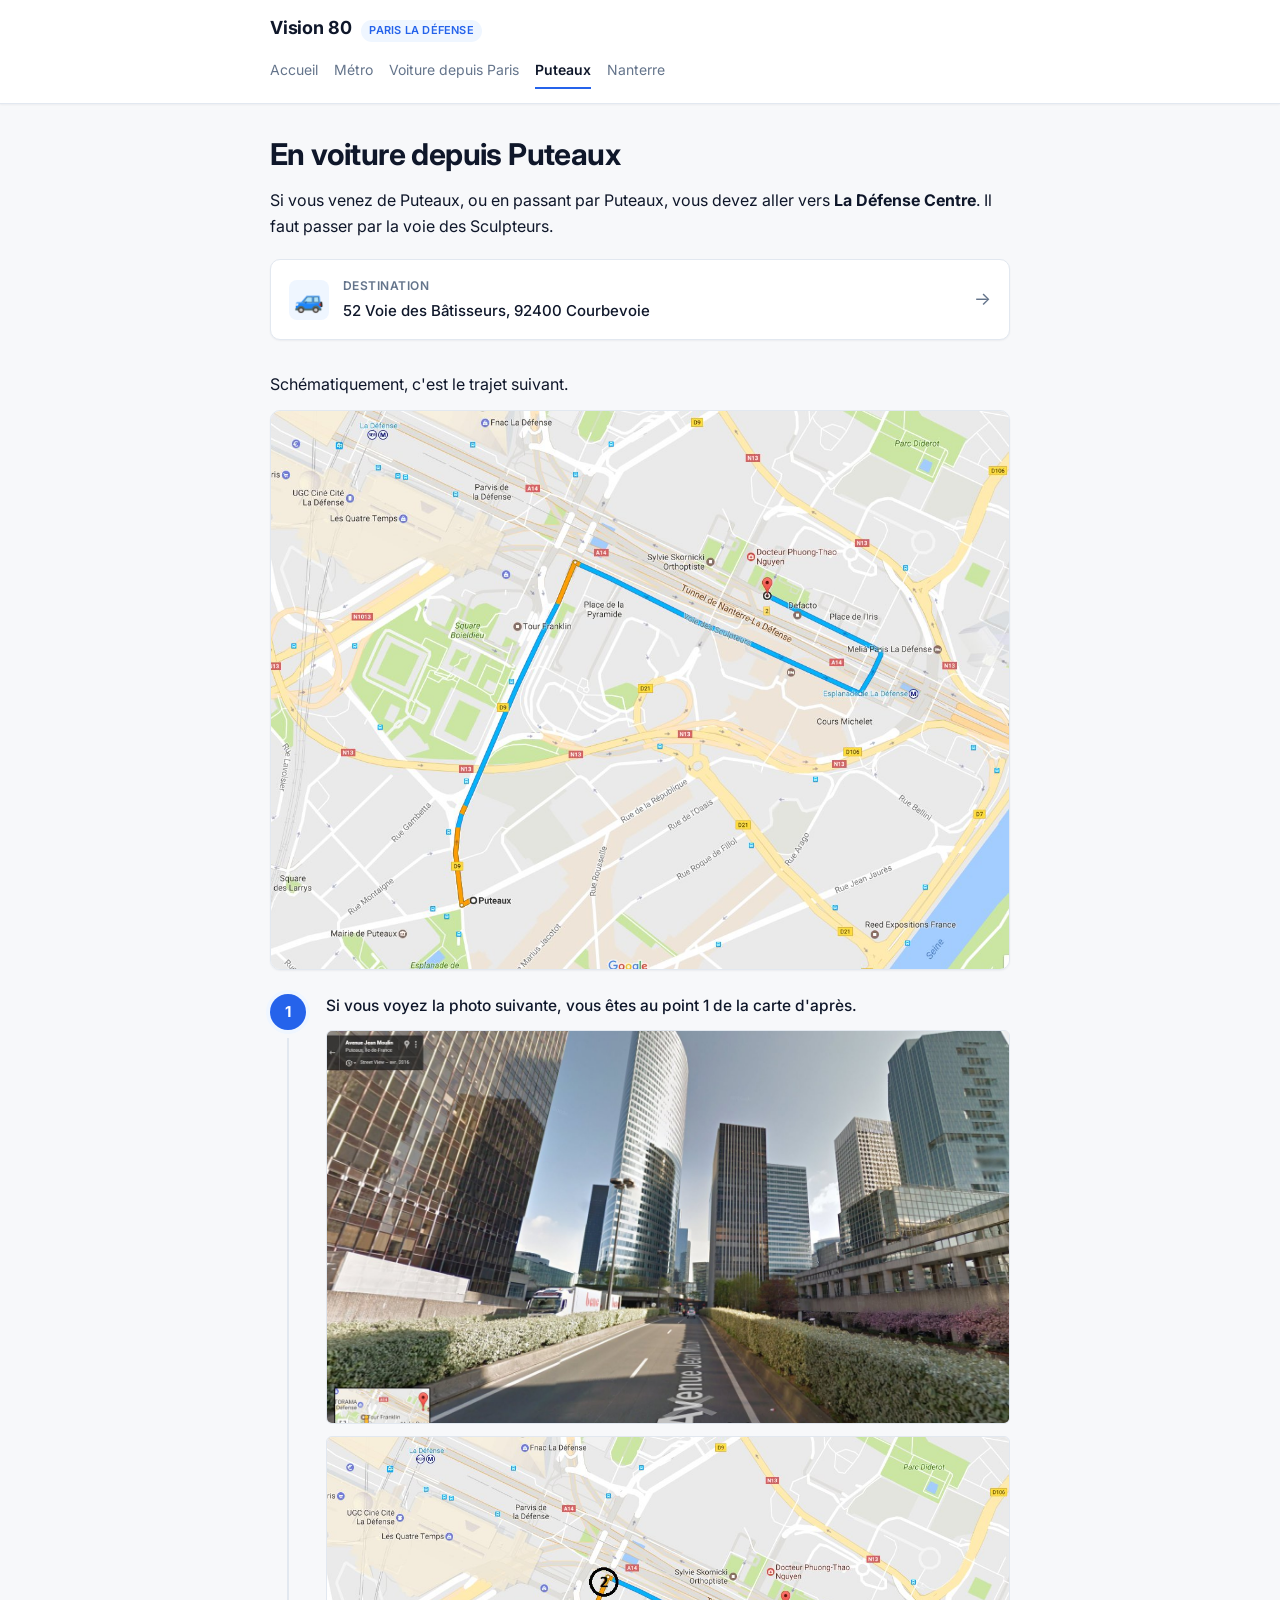
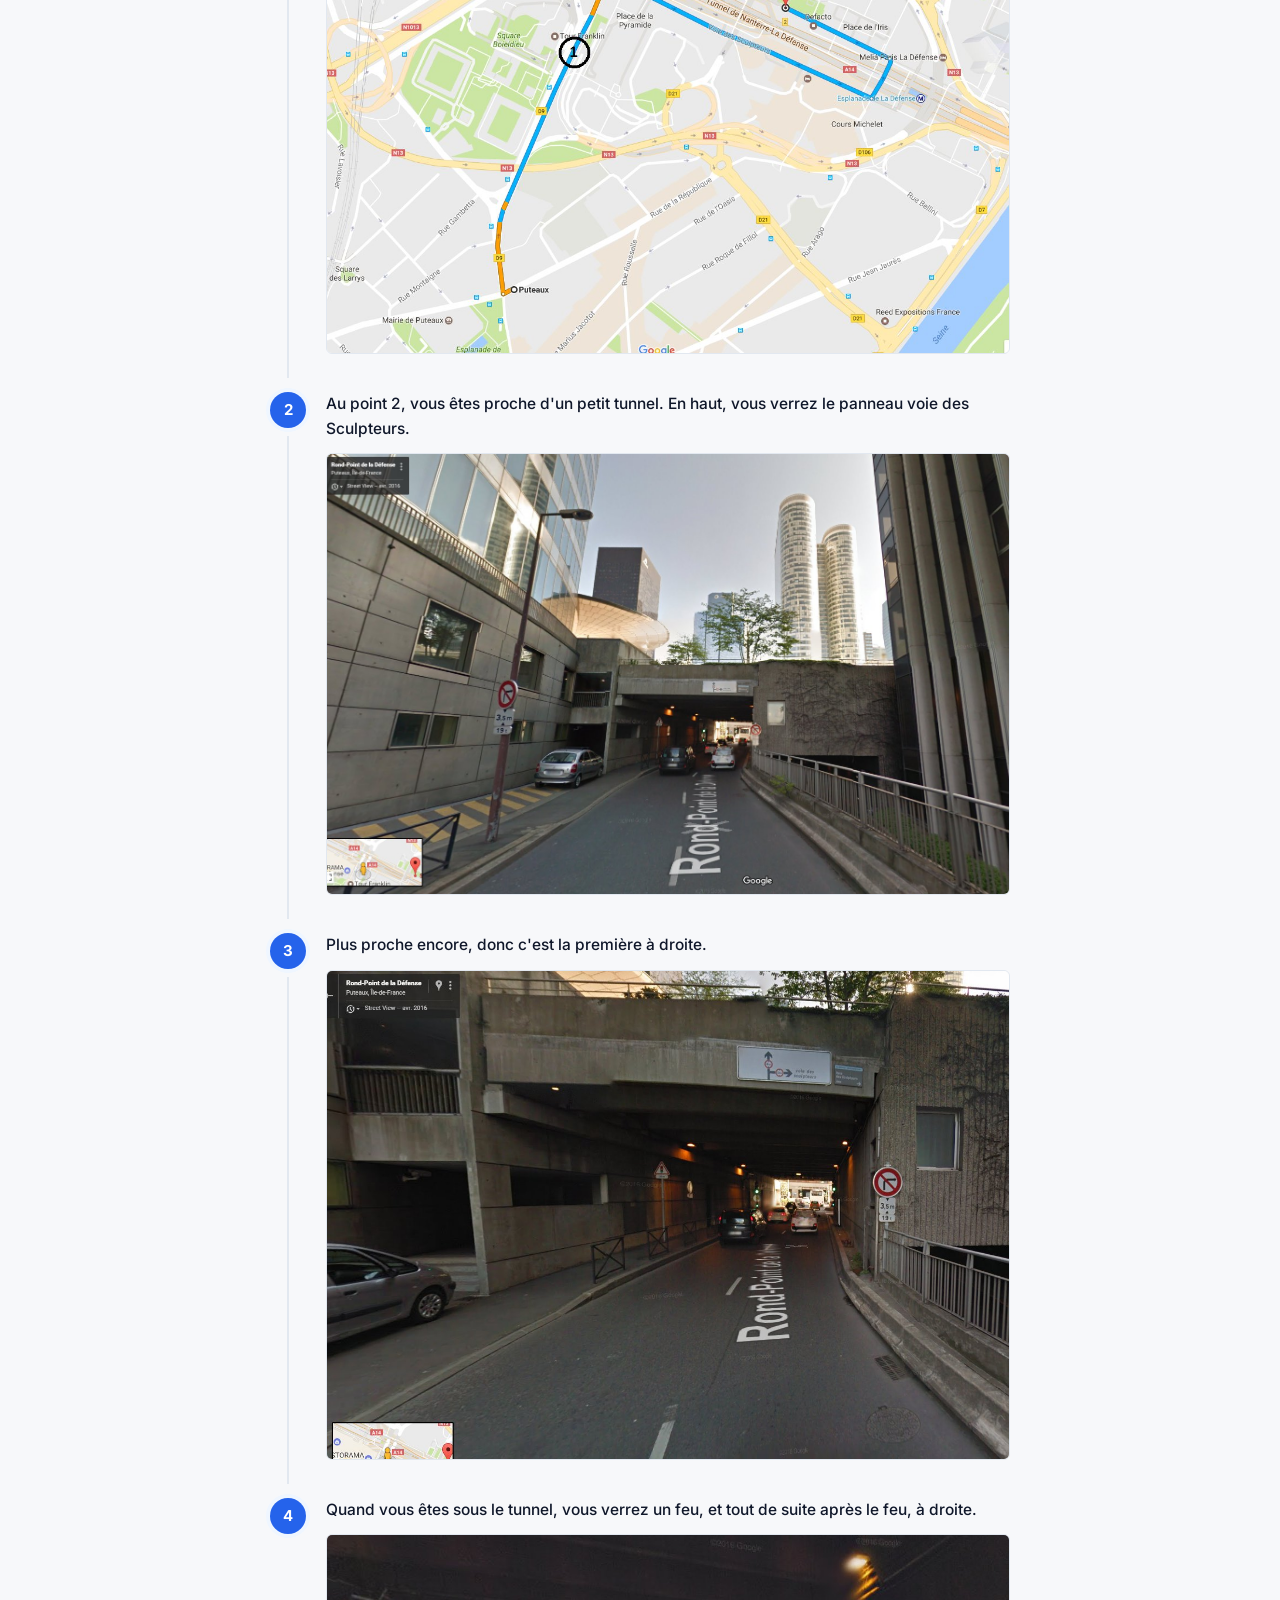
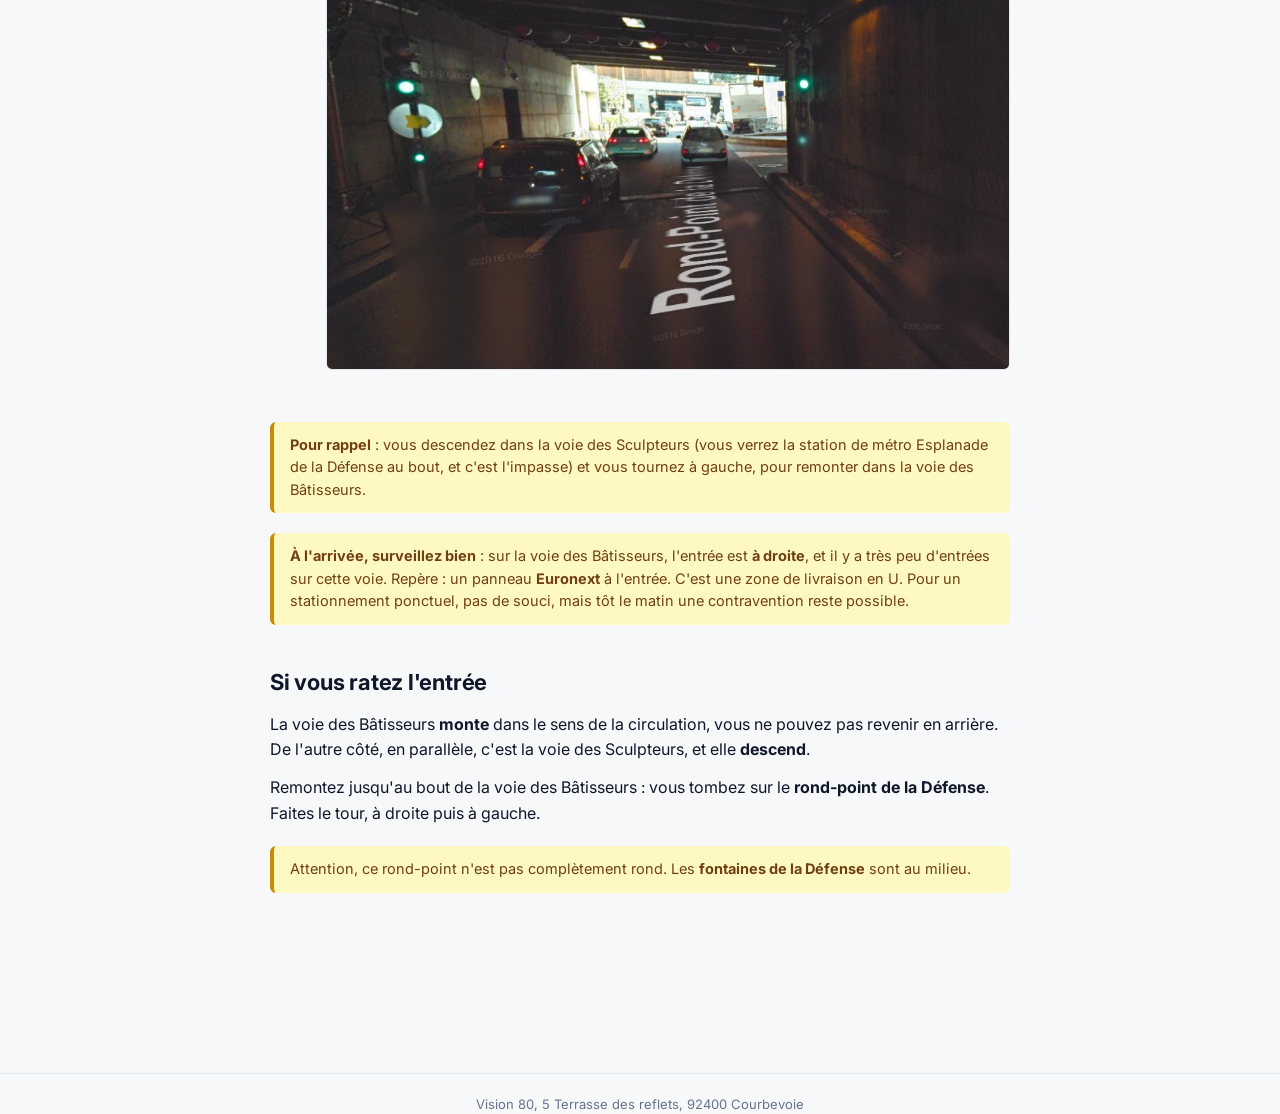
<file: voiture-puteaux.html>
<!doctype html>
<html lang="fr">
<head>
<meta charset="utf-8">
<meta name="viewport" content="width=device-width, initial-scale=1">
<title>En voiture depuis Puteaux - Accès Vision 80</title>
<link rel="preconnect" href="https://fonts.googleapis.com">
<link rel="preconnect" href="https://fonts.gstatic.com" crossorigin>
<link href="https://fonts.googleapis.com/css2?family=Inter:wght@400;500;600;700&display=swap" rel="stylesheet">
<link rel="stylesheet" href="style.css">
</head>
<body>

<header class="site-header">
  <div class="site-header-inner">
    <h1 class="site-title">
      <a href="index.html">Vision 80</a>
      <span class="badge">Paris La Défense</span>
    </h1>
    <nav class="tabs">
      <a href="index.html">Accueil</a>
      <a href="metro.html">Métro</a>
      <a href="voiture-paris.html">Voiture depuis Paris</a>
      <a href="voiture-puteaux.html" class="active">Puteaux</a>
      <a href="voiture-nanterre.html">Nanterre</a>
    </nav>
  </div>
</header>

<div class="container">

  <h1 class="page-title">En voiture depuis Puteaux</h1>

  <p>Si vous venez de Puteaux, ou en passant par Puteaux, vous devez aller vers <strong>La Défense Centre</strong>. Il faut passer par la voie des Sculpteurs.</p>

  <div class="addresses">
    <a class="address-card" href="https://maps.google.com/?q=52+Voie+des+B%C3%A2tisseurs,+92400+Courbevoie" target="_blank" rel="noopener">
      <span class="icon">🚙</span>
      <span class="info">
        <span class="label">Destination</span>
        <span class="value">52 Voie des Bâtisseurs, 92400 Courbevoie</span>
      </span>
      <span class="arrow">→</span>
    </a>
  </div>

  <p>Schématiquement, c'est le trajet suivant.</p>

  <img src="images/2016-12-13-22.jpg" alt="Carte du trajet depuis Puteaux jusqu'au 52 Voie des Bâtisseurs" class="hero">

  <ol class="steps">
    <li>
      <p>Si vous voyez la photo suivante, vous êtes au point 1 de la carte d'après.</p>
      <img loading="lazy" decoding="async" src="images/p1.jpg" alt="Avenue Jean Moulin à Puteaux, vue vers les tours de La Défense">
      <img loading="lazy" decoding="async" src="images/2016-12-13-22-copie.jpg" alt="Même carte du trajet avec les points 1 et 2 repérés">
    </li>
    <li>
      <p>Au point 2, vous êtes proche d'un petit tunnel. En haut, vous verrez le panneau voie des Sculpteurs.</p>
      <img loading="lazy" decoding="async" src="images/p2.jpg" alt="Rond-Point de la Défense, entrée du petit tunnel avec la limite de hauteur 3,5 m">
    </li>
    <li>
      <p>Plus proche encore, donc c'est la première à droite.</p>
      <img loading="lazy" decoding="async" src="images/p4.jpg" alt="Entrée du tunnel, panneau bleu voie des Sculpteurs indiquant la direction">
    </li>
    <li>
      <p>Quand vous êtes sous le tunnel, vous verrez un feu, et tout de suite après le feu, à droite.</p>
      <img loading="lazy" decoding="async" src="images/p5.jpg" alt="Sous le tunnel, les feux tricolores au vert">
    </li>
  </ol>

  <div class="note">
    <strong>Pour rappel</strong> : vous descendez dans la voie des Sculpteurs (vous verrez la station de métro Esplanade de la Défense au bout, et c'est l'impasse) et vous tournez à gauche, pour remonter dans la voie des Bâtisseurs.
  </div>

  <div class="note">
    <strong>À l'arrivée, surveillez bien</strong> : sur la voie des Bâtisseurs, l'entrée est <strong>à droite</strong>, et il y a très peu d'entrées sur cette voie. Repère : un panneau <strong>Euronext</strong> à l'entrée. C'est une zone de livraison en U. Pour un stationnement ponctuel, pas de souci, mais tôt le matin une contravention reste possible.
  </div>

  <h2>Si vous ratez l'entrée</h2>

  <p>La voie des Bâtisseurs <strong>monte</strong> dans le sens de la circulation, vous ne pouvez pas revenir en arrière. De l'autre côté, en parallèle, c'est la voie des Sculpteurs, et elle <strong>descend</strong>.</p>

  <p>Remontez jusqu'au bout de la voie des Bâtisseurs : vous tombez sur le <strong>rond-point de la Défense</strong>. Faites le tour, à droite puis à gauche.</p>

  <div class="note">
    Attention, ce rond-point n'est pas complètement rond. Les <strong>fontaines de la Défense</strong> sont au milieu.
  </div>

</div>

<footer class="site-footer">
  <address>Vision 80, 5 Terrasse des reflets, 92400 Courbevoie</address>
</footer>

</body>
</html>
</file>
<file: style.css>
/* ---------- Reset & base ---------- */
* { box-sizing: border-box; }
html { -webkit-text-size-adjust: 100%; }

:root {
  --bg: #f7f8fa;
  --surface: #ffffff;
  --text: #0f172a;
  --muted: #64748b;
  --border: #e2e8f0;
  --accent: #2563eb;
  --accent-dark: #1d4ed8;
  --accent-soft: #eff6ff;
  --warn-bg: #fef9c3;
  --warn-border: #ca8a04;
  --warn-text: #713f12;
  --radius: 10px;
  --shadow-sm: 0 1px 2px rgba(15, 23, 42, 0.05);
  --shadow: 0 4px 12px rgba(15, 23, 42, 0.06);
}

body {
  font-family: "Inter", -apple-system, BlinkMacSystemFont, "Segoe UI", Roboto, sans-serif;
  font-size: 16px;
  line-height: 1.6;
  color: var(--text);
  background: var(--bg);
  margin: 0;
  -webkit-font-smoothing: antialiased;
}

.container {
  max-width: 780px;
  margin: 0 auto;
  padding: 24px 20px 96px;
}

/* ---------- Header ---------- */
.site-header {
  background: var(--surface);
  border-bottom: 1px solid var(--border);
  position: sticky;
  top: 0;
  z-index: 10;
  box-shadow: var(--shadow-sm);
}

.site-header-inner {
  max-width: 780px;
  margin: 0 auto;
  padding: 14px 20px;
}

.site-title {
  display: flex;
  align-items: baseline;
  gap: 10px;
  flex-wrap: wrap;
  margin: 0;
  font-size: 18px;
  font-weight: 700;
  letter-spacing: -0.01em;
}

.site-title .badge {
  font-size: 11px;
  font-weight: 600;
  color: var(--accent);
  background: var(--accent-soft);
  padding: 2px 8px;
  border-radius: 999px;
  letter-spacing: 0.02em;
  text-transform: uppercase;
}

.site-title a { color: inherit; text-decoration: none; }

nav.tabs {
  display: flex;
  flex-wrap: wrap;
  gap: 4px 16px;
  margin-top: 10px;
  font-size: 14px;
}

nav.tabs a {
  color: var(--muted);
  text-decoration: none;
  padding: 6px 0;
  border-bottom: 2px solid transparent;
  transition: color .15s, border-color .15s;
}

nav.tabs a:hover { color: var(--text); }

nav.tabs a.active {
  color: var(--text);
  font-weight: 600;
  border-bottom-color: var(--accent);
}

/* ---------- Content headings ---------- */
h1.page-title {
  font-size: 30px;
  font-weight: 700;
  letter-spacing: -0.02em;
  margin: 8px 0 16px;
  line-height: 1.2;
}

h2 {
  font-size: 22px;
  font-weight: 700;
  letter-spacing: -0.01em;
  margin: 40px 0 12px;
}

h3 {
  font-size: 16px;
  font-weight: 600;
  color: var(--muted);
  text-transform: uppercase;
  letter-spacing: 0.05em;
  margin: 32px 0 12px;
}

p { margin: 12px 0; }

ul {
  margin: 12px 0;
  padding-left: 22px;
}

ul li { margin: 6px 0; }

/* ---------- Addresses ---------- */
.addresses {
  display: grid;
  gap: 12px;
  margin: 20px 0 32px;
}

.address-card {
  background: var(--surface);
  border: 1px solid var(--border);
  border-radius: var(--radius);
  padding: 16px 18px;
  display: flex;
  align-items: center;
  gap: 14px;
  text-decoration: none;
  color: var(--text);
  box-shadow: var(--shadow-sm);
  transition: transform .12s, box-shadow .12s, border-color .12s;
}

.address-card:hover {
  transform: translateY(-1px);
  box-shadow: var(--shadow);
  border-color: var(--accent);
}

.address-card .icon {
  font-size: 24px;
  flex-shrink: 0;
  width: 40px;
  height: 40px;
  display: flex;
  align-items: center;
  justify-content: center;
  background: var(--accent-soft);
  border-radius: 8px;
}

.address-card .info {
  flex: 1;
  min-width: 0;
}

.address-card .label {
  display: block;
  font-size: 12px;
  font-weight: 600;
  color: var(--muted);
  text-transform: uppercase;
  letter-spacing: 0.04em;
  margin-bottom: 2px;
}

.address-card .value {
  font-size: 15px;
  font-weight: 500;
  line-height: 1.4;
}

.address-card .hint {
  display: block;
  font-size: 13px;
  color: var(--muted);
  margin-top: 3px;
  line-height: 1.4;
}

.address-card .arrow {
  color: var(--muted);
  font-size: 18px;
}

/* ---------- Mode cards (home) ---------- */
.modes {
  display: grid;
  grid-template-columns: repeat(2, 1fr);
  gap: 12px;
  margin: 20px 0 32px;
}

@media (max-width: 480px) {
  .modes { grid-template-columns: 1fr; }
}

.mode-card {
  background: var(--surface);
  border: 1px solid var(--border);
  border-radius: var(--radius);
  padding: 20px 18px;
  text-decoration: none;
  color: var(--text);
  display: flex;
  flex-direction: column;
  gap: 8px;
  box-shadow: var(--shadow-sm);
  transition: transform .12s, box-shadow .12s, border-color .12s;
}

.mode-card:hover {
  transform: translateY(-2px);
  box-shadow: var(--shadow);
  border-color: var(--accent);
}

.mode-card .icon {
  font-size: 28px;
  line-height: 1;
}

.mode-card .title {
  font-size: 16px;
  font-weight: 600;
  line-height: 1.3;
}

.mode-card .desc {
  font-size: 13px;
  color: var(--muted);
}

/* ---------- Hero image ---------- */
.hero {
  width: 100%;
  height: auto;
  display: block;
  border-radius: var(--radius);
  border: 1px solid var(--border);
  margin: 8px 0 24px;
  box-shadow: var(--shadow-sm);
}

/* ---------- Figure avec legende ---------- */
.figure {
  margin: 8px 0 24px;
}

.figure img {
  width: 100%;
  height: auto;
  display: block;
  border-radius: var(--radius);
  border: 1px solid var(--border);
  box-shadow: var(--shadow-sm);
}

.figure figcaption {
  font-size: 13.5px;
  color: var(--muted);
  line-height: 1.5;
  margin-top: 8px;
  padding: 0 2px;
}

/* Photo d'ouverture : cadree en bandeau pour ne pas manger l'ecran.
   A ne pas appliquer aux cartes ni aux photos d'itineraire, qui doivent
   rester entieres sous peine de perdre l'information. */
.figure--hero img {
  max-height: 360px;
  object-fit: cover;
  object-position: center 45%;
}

@media (max-width: 600px) {
  .figure--hero img { max-height: 240px; }
}

/* ---------- Video ---------- */
.video {
  position: relative;
  width: 100%;
  aspect-ratio: 16 / 9;
  margin: 16px 0 32px;
  overflow: hidden;
  background: #000;
  border-radius: var(--radius);
  border: 1px solid var(--border);
  box-shadow: var(--shadow-sm);
}

.video iframe {
  position: absolute;
  inset: 0;
  width: 100%;
  height: 100%;
  border: 0;
}

/* ---------- Steps ---------- */
.steps {
  list-style: none;
  padding: 0;
  margin: 20px 0;
  counter-reset: step;
}

.steps > li {
  counter-increment: step;
  position: relative;
  padding: 0 0 32px 56px;
  margin: 0;
}

.steps > li::before {
  content: counter(step);
  position: absolute;
  left: 0;
  top: 0;
  width: 36px;
  height: 36px;
  border-radius: 50%;
  background: var(--accent);
  color: #fff;
  font-weight: 700;
  font-size: 15px;
  display: flex;
  align-items: center;
  justify-content: center;
  box-shadow: 0 0 0 4px var(--accent-soft);
}

.steps > li:not(:last-child)::after {
  content: "";
  position: absolute;
  left: 17px;
  top: 44px;
  bottom: 8px;
  width: 2px;
  background: var(--border);
}

.steps > li p:first-of-type {
  margin-top: 6px;
  font-weight: 500;
  font-size: 15.5px;
}

.steps img {
  max-width: 100%;
  height: auto;
  display: block;
  margin: 12px 0 0;
  border: 1px solid var(--border);
  border-radius: 6px;
}

/* ---------- Bloc batiment ---------- */
.building {
  background: var(--surface);
  border: 1px solid var(--border);
  border-radius: var(--radius);
  padding: 16px 18px;
  margin: 12px 0;
  box-shadow: var(--shadow-sm);
}

.building-title {
  font-size: 16px;
  font-weight: 700;
  color: var(--text);
  text-transform: none;
  letter-spacing: -0.01em;
  margin: 0 0 6px;
}

.building p { margin: 6px 0; font-size: 15px; }

.building-addr {
  padding-top: 8px;
  border-top: 1px solid var(--border);
  color: var(--muted);
  font-size: 14px !important;
}

.building-addr strong { color: var(--text); }

/* ---------- Liens de bas de section ---------- */
.links {
  font-size: 14px;
  color: var(--muted);
  margin-top: 20px;
}

.links a {
  color: var(--accent);
  text-decoration: none;
}

.links a:hover { text-decoration: underline; }

/* ---------- Note ---------- */
.note {
  background: var(--warn-bg);
  border-left: 4px solid var(--warn-border);
  color: var(--warn-text);
  padding: 12px 16px;
  border-radius: 6px;
  margin: 20px 0;
  font-size: 14.5px;
  line-height: 1.55;
}

.note strong { color: var(--warn-text); }

/* ---------- Footer ---------- */
footer.site-footer {
  border-top: 1px solid var(--border);
  padding-top: 20px;
  margin-top: 64px;
  font-size: 13px;
  color: var(--muted);
  text-align: center;
}

footer address { font-style: normal; }
</file>
